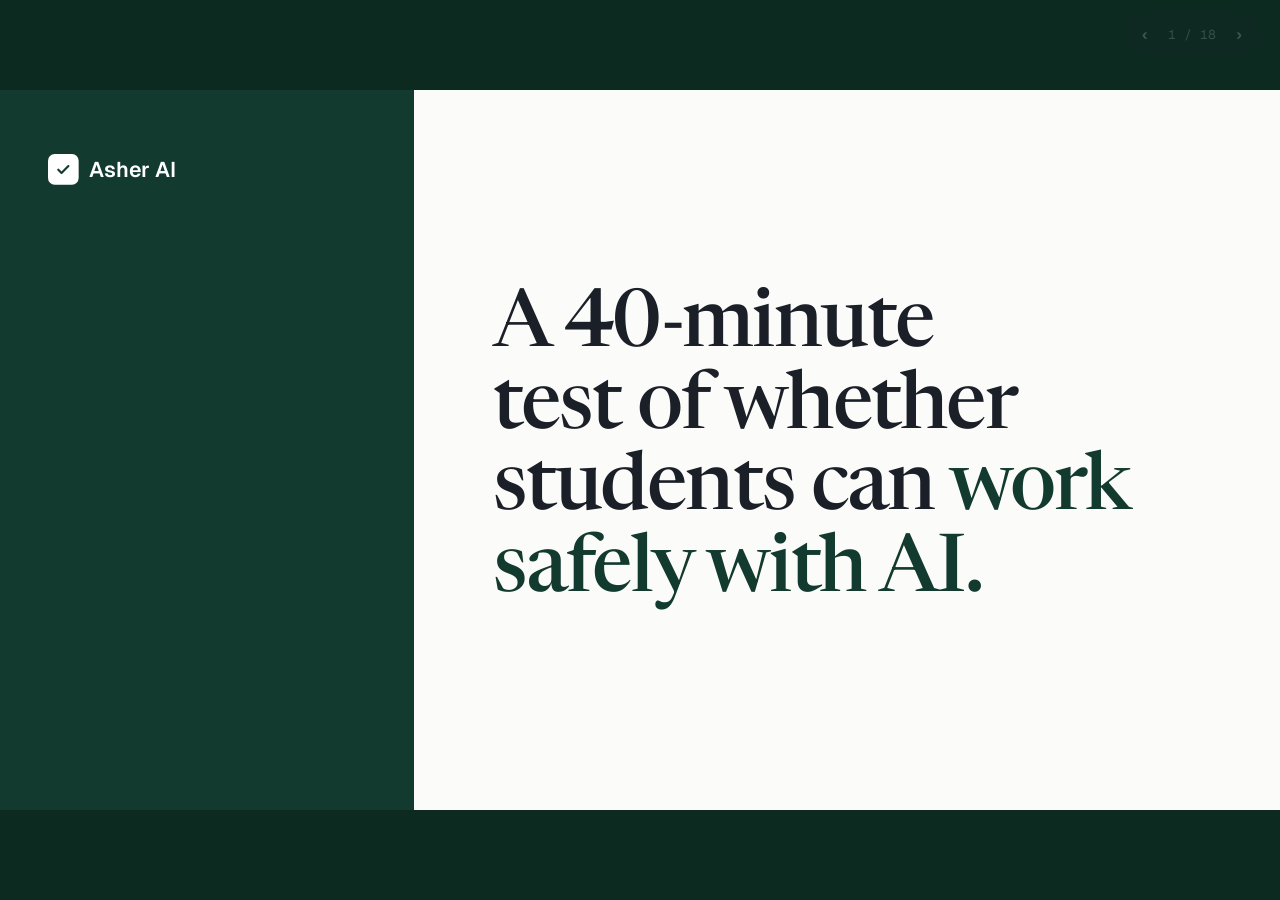
<file: docs/asher-ai/index.html>
<!DOCTYPE html>
<html lang="en">
<head>
<meta charset="UTF-8">
<meta name="viewport" content="width=device-width, initial-scale=1.0">
<title>Asher AI Pitch Deck</title>
<link rel="preconnect" href="https://fonts.googleapis.com">
<link rel="preconnect" href="https://fonts.gstatic.com" crossorigin>
<link rel="stylesheet" href="https://fonts.googleapis.com/css2?family=Newsreader:ital,opsz,wght@0,6..72,400;0,6..72,500;1,6..72,400;1,6..72,500&family=Geist:wght@400;500;600&family=Geist+Mono:wght@400;500&display=swap">
<style>
/* ===========================================
   THEME TOKENS
   Paper and ink from the Asher AI app; desk green and
   the serif headline voice from the trading-desk look.
   =========================================== */
:root {
  --stage-bg: #0d2a21;
  --slide-bg: #FBFBF9;
  --paper: #FBFBF9;
  --paper-2: #F3F2EE;
  --ink: #1B1F27;
  --muted: #5D6370;
  --faint: #8D929C;
  --rule: #DDE0E5;
  --pencil: #B8382A;
  --pencil-bg: #F8ECE9;
  --tick: #2C7A4B;
  --tick-bg: #E8F2EC;
  --desk: #123a2e;
  --desk-2: #0d2a21;
  --mint: #9fc2b2;
  --mint-2: #cfe0d6;
  --bad-on-desk: #ff9d8f;
  --ok-on-desk: #7fe0a9;
  --serif: 'Newsreader', Georgia, serif;
  --sans: 'Geist', sans-serif;
  --mono: 'Geist Mono', ui-monospace, monospace;
  --ease: cubic-bezier(.16, 1, .3, 1);
}

/* ===========================================
   FIXED 16:9 STAGE (viewport-base.css, in full)
   =========================================== */
html,
body {
    width: 100%;
    height: 100%;
    margin: 0;
    overflow: hidden;
    background: var(--stage-bg, #000);
}
.deck-viewport {
    position: fixed;
    inset: 0;
    overflow: hidden;
    background: var(--stage-bg, #000);
}
.deck-stage {
    position: absolute;
    left: 0;
    top: 0;
    width: 1920px;
    height: 1080px;
    overflow: hidden;
    transform-origin: 0 0;
    background: transparent;
}
.slide {
    position: absolute;
    inset: 0;
    width: 1920px;
    height: 1080px;
    overflow: hidden;
    display: block;
    visibility: hidden;
    opacity: 0;
    pointer-events: none;
    background: var(--slide-bg, #fff);
}
.slide.active,
.slide.visible {
    visibility: visible;
    opacity: 1;
    pointer-events: auto;
    z-index: 1;
}
img,
video,
canvas,
svg {
    max-width: 100%;
    max-height: 100%;
}
.deck-controls {
    position: fixed;
    right: 18px;
    top: 12px;
    z-index: 1000;
}
@media print {
    html,
    body {
        width: 1920px;
        height: auto;
        overflow: visible;
        background: #fff;
    }
    .deck-viewport {
        position: static;
        overflow: visible;
        background: #fff;
    }
    .deck-stage {
        position: static;
        width: auto;
        height: auto;
        transform: none !important;
        background: none;
    }
    .slide {
        position: relative;
        display: block !important;
        visibility: visible !important;
        opacity: 1 !important;
        pointer-events: auto !important;
        width: 1920px;
        height: 1080px;
        break-after: page;
        page-break-after: always;
    }
    .slide:last-child {
        break-after: auto;
        page-break-after: auto;
    }
    .deck-controls {
        display: none !important;
    }
}
@media (prefers-reduced-motion: reduce) {
    *,
    *::before,
    *::after {
        animation-duration: 0.01ms !important;
        transition-duration: 0.2s !important;
    }
}

/* ===========================================
   BASE TYPE AND SLIDE FRAME
   =========================================== */
* { box-sizing: border-box; }
.slide { font-family: var(--sans); color: var(--ink); padding: 96px 128px 0; }
.slide p { margin: 0; }
.slide .kicker { font: 500 22px/1 var(--mono); letter-spacing: .14em; text-transform: uppercase; color: var(--pencil); margin: 0 0 34px; }
h1, h2 { font-family: var(--serif); font-weight: 500; margin: 0; text-wrap: balance; }
h2 { font-size: 80px; line-height: 1.04; letter-spacing: -1.6px; max-width: 1560px; }
h2 em, h1 em { font-style: normal; color: var(--desk); }
.lead { font-size: 34px; line-height: 1.4; color: var(--muted); margin-top: 26px !important; max-width: 1400px; }
.foot { position: absolute; left: 128px; right: 128px; bottom: 44px; display: flex; justify-content: space-between; align-items: flex-end; gap: 40px; font-size: 19px; line-height: 1.4; color: var(--faint); }
.foot .src { max-width: 1480px; }
.foot .pg { font-family: var(--mono); white-space: nowrap; }
.mono { font-family: var(--mono); }
.num { font-variant-numeric: tabular-nums; }

/* Dark desk slides */
.slide.desk { background: var(--desk); color: #EEF4F0; }
.desk h2 { color: #F4F7F5; }
.desk h2 em { color: var(--ok-on-desk); }
.desk .kicker { color: var(--mint); }
.desk .lead { color: #B9CEC3; }
.desk .foot { color: #7FA594; }

/* ===========================================
   ANIMATION: staggered reveal on slide entry
   =========================================== */
.r { opacity: 0; transform: translateY(22px); transition: opacity .7s var(--ease), transform .7s var(--ease); }
.slide.visible .r { opacity: 1; transform: none; }
.d1 { transition-delay: .05s !important; } .d2 { transition-delay: .15s !important; } .d3 { transition-delay: .28s !important; }
.d4 { transition-delay: .42s !important; } .d5 { transition-delay: .58s !important; } .d6 { transition-delay: .75s !important; }
.d7 { transition-delay: .95s !important; }

/* Red-pencil strike, drawn after the slide appears */
.st { color: var(--pencil); position: relative; display: inline-block; }
.st::after { content: ''; position: absolute; left: -4px; right: -4px; top: 54%; height: 3px; background: var(--pencil); transform: scaleX(0); transform-origin: left; transition: transform .5s 1s cubic-bezier(.65,0,.35,1); }
.slide.visible .st::after { transform: scaleX(1); }
.fix { opacity: 0; transition: opacity .4s 1.5s; }
.slide.visible .fix { opacity: 1; }

/* ===========================================
   1. COVER: desk panel with error ticker + headline
   =========================================== */
.cover, .close { padding: 0; }
.slide.cover, .slide.close { background: linear-gradient(90deg, var(--desk) 621px, var(--slide-bg) 621px); }
.cover .band { position: absolute; left: 0; top: 0; bottom: 0; width: 620px; background: var(--desk); color: #e9efe9; padding: 96px 72px; display: flex; flex-direction: column; }
.brand { display: flex; align-items: center; gap: 16px; font: 600 32px var(--sans); color: #fff; }
.brand .mark { width: 46px; height: 46px; border-radius: 10px; background: #fff; display: grid; place-items: center; }
.ticker { margin-top: auto; font: 400 25px/2.15 var(--mono); color: var(--mint-2); }
.ticker .row { display: flex; justify-content: space-between; border-bottom: 1px solid rgba(255,255,255,.08); }
.ticker .bad { color: var(--bad-on-desk); text-decoration: line-through; text-decoration-thickness: 2px; }
.ticker .ok { color: var(--ok-on-desk); }
.ticker .lab { color: var(--mint); }
.cover .main { position: absolute; left: 620px; right: 0; top: 0; bottom: 0; padding: 96px 120px; display: flex; flex-direction: column; justify-content: center; }
.cover .kick { font: 500 22px var(--mono); letter-spacing: .12em; text-transform: uppercase; color: var(--pencil); border-top: 3px solid var(--ink); padding-top: 22px; }
.cover h1 { font-size: 120px; line-height: 1.02; letter-spacing: -2.8px; margin-top: 0; }
.cover .sub { font-size: 38px; line-height: 1.4; color: var(--muted); margin-top: 48px; max-width: 1000px; }
.cover .who { position: absolute; left: 120px; right: 120px; bottom: 80px; display: flex; justify-content: space-between; border-top: 1px solid var(--rule); padding-top: 22px; font-size: 24px; color: var(--muted); }

/* ===========================================
   2. CAPABILITY: bar chart + stat cards
   =========================================== */
.cap { display: grid; grid-template-columns: 1040px 1fr; gap: 88px; margin-top: 64px; }
.chart-title { font-size: 26px; font-weight: 500; margin-bottom: 6px !important; }
.chart-sub { font-size: 22px; color: var(--muted); margin-bottom: 64px !important; }
.bars { position: relative; border-left: 2px solid var(--ink); }
.bar-row { position: relative; height: 128px; display: flex; align-items: center; }
.bar-row .lab { position: absolute; left: 24px; top: 12px; font-size: 24px; color: var(--muted); background: var(--paper); padding-right: 10px; z-index: 1; }
.bar { height: 44px; margin-top: 36px; background: var(--desk); border-radius: 0 4px 4px 0; width: 0; transition: width 1.1s var(--ease) .4s; }
.slide.visible .bar { width: var(--w); }
.bar-row .val { position: relative; z-index: 1; background: var(--paper); padding: 0 8px; margin-left: 10px; margin-top: 36px; font: 600 40px var(--sans); font-variant-numeric: tabular-nums; }
.parity { position: absolute; top: -14px; bottom: -14px; left: calc(1000px * .5); border-left: 2px dashed var(--pencil); }
.parity span { position: absolute; top: -34px; left: -90px; width: 180px; text-align: center; font: 500 18px var(--mono); color: var(--pencil); letter-spacing: .06em; text-transform: uppercase; }
.axis { position: relative; height: 22px; width: 1000px; font: 18px var(--mono); color: var(--faint); margin-top: 10px; }
.axis span { position: absolute; top: 0; transform: translateX(-50%); }
.axis span:nth-child(1) { left: 0; transform: none; } .axis span:nth-child(2) { left: 25%; } .axis span:nth-child(3) { left: 50%; } .axis span:nth-child(4) { left: 75%; } .axis span:nth-child(5) { left: 100%; }
.cards { display: flex; flex-direction: column; gap: 28px; }
.card { border-top: 4px solid var(--ink); padding-top: 22px; }
.card .big { font: 600 84px/1 var(--sans); letter-spacing: -2px; font-variant-numeric: tabular-nums; }
.card .big small { font-size: 34px; color: var(--muted); font-weight: 500; letter-spacing: 0; }
.card p { font-size: 25px; line-height: 1.4; color: var(--muted); margin-top: 12px !important; }

/* ===========================================
   3. ADOPTION: two columns of big numbers
   =========================================== */
.split { display: grid; grid-template-columns: 1fr 1fr; gap: 80px; margin-top: 52px; }
.split .colhead { font: 500 22px var(--mono); letter-spacing: .12em; text-transform: uppercase; color: var(--faint); border-bottom: 2px solid var(--ink); padding-bottom: 16px; margin-bottom: 8px; }
.stat { display: grid; grid-template-columns: 290px 1fr; gap: 24px; align-items: baseline; padding: 24px 0; border-bottom: 1px solid var(--rule); }
.stat .n { white-space: nowrap; font: 600 96px/1 var(--sans); letter-spacing: -3px; font-variant-numeric: tabular-nums; }
.stat .n.red { color: var(--pencil); }
.stat .t { font-size: 29px; line-height: 1.35; }
.stat .t span { display: block; font-size: 21px; color: var(--faint); margin-top: 8px; }
.callout { margin-top: 30px; display: flex; gap: 22px; align-items: center; font-size: 30px; }
.callout .pill { font: 500 20px var(--mono); letter-spacing: .1em; text-transform: uppercase; background: var(--pencil-bg); color: var(--pencil); padding: 8px 14px; border-radius: 6px; white-space: nowrap; }

/* ===========================================
   4. COMPLIANCE: two-track timeline
   =========================================== */
.tl { position: relative; margin-top: 44px; height: 560px; }
.tl .axisline { position: absolute; left: 0; right: 0; top: 280px; height: 2px; background: var(--ink); }
.tl .lane { position: absolute; left: -2px; font: 500 20px var(--mono); letter-spacing: .12em; text-transform: uppercase; }
.tl .lane.up { top: 0; color: var(--pencil); }
.tl .lane.dn { bottom: 0; color: var(--tick); }
.ev { position: absolute; width: 176px; font-size: 21px; line-height: 1.33; }
.ev b { display: block; font: 500 18px var(--mono); margin-bottom: 6px; }
.ev.up { bottom: 280px; border-left: 3px solid var(--pencil); padding: 0 0 26px 14px; }
.ev.up b { color: var(--pencil); }
.ev.dn { top: 282px; border-left: 3px solid var(--tick); padding: 26px 0 0 14px; }
.ev.dn b { color: var(--tick); }
.ev .dot { position: absolute; left: -9.5px; width: 16px; height: 16px; border-radius: 50%; }
.ev.up .dot { bottom: -8px; background: var(--pencil); }
.ev.dn .dot { top: -9px; background: var(--tick); }

/* ===========================================
   5. SOLUTION: three behaviours
   =========================================== */
.three { display: grid; grid-template-columns: repeat(3, 1fr); gap: 56px; margin-top: 76px; }
.three .col { border-top: 4px solid var(--ink); padding-top: 26px; }
.three .no { font: 500 22px var(--mono); color: var(--pencil); }
.three h3 { font: 500 52px/1.05 var(--serif); margin: 16px 0 0; letter-spacing: -.5px; }
.three p { font-size: 27px; line-height: 1.42; color: var(--muted); margin-top: 18px !important; }
.roadmap { margin-top: 64px; display: grid; grid-template-columns: 1fr 1fr; border: 2px solid var(--ink); border-radius: 14px; overflow: hidden; }
.roadmap div { padding: 26px 32px; font-size: 27px; line-height: 1.4; }
.roadmap div + div { border-left: 2px solid var(--ink); background: var(--paper-2); }
.tag { display: inline-block; font: 500 18px var(--mono); letter-spacing: .1em; text-transform: uppercase; padding: 5px 10px; border-radius: 5px; margin-right: 12px; vertical-align: 3px; }
.tag.now { background: var(--tick-bg); color: var(--tick); }
.tag.next { background: #FFF1E0; color: #8A5A12; }
.tag.later { background: #ECEEF2; color: var(--muted); }

/* ===========================================
   6. PRODUCT: screenshot with numbered callouts
   =========================================== */
.shot { border-radius: 14px; overflow: hidden; box-shadow: 0 2px 0 var(--rule), 0 30px 60px -30px rgba(18,58,46,.45); border: 1px solid var(--rule); background: #fff; }
.shot img { display: block; width: 100%; height: 100%; object-fit: cover; object-position: top left; max-width: none; max-height: none; }
.prod { display: grid; grid-template-columns: 1080px 1fr; gap: 60px; margin-top: 44px; }
.prod .shot { height: 675px; }
.calls { display: flex; flex-direction: column; gap: 0; }
.call { display: grid; grid-template-columns: 52px 1fr; gap: 16px; padding: 16px 0; border-bottom: 1px solid var(--rule); }
.call:first-child { padding-top: 0; }
.call .k { width: 44px; height: 44px; border-radius: 50%; background: var(--desk); color: #fff; display: grid; place-items: center; font: 500 22px var(--mono); }
.call b { font-size: 27px; font-weight: 600; display: block; }
.call span { font-size: 22px; line-height: 1.36; color: var(--muted); display: block; margin-top: 6px; }
.chips { display: flex; flex-wrap: wrap; gap: 10px; margin-top: 20px; }
.chips span { font: 500 17px var(--mono); border: 1.5px solid var(--ink); border-radius: 999px; padding: 7px 14px; }

/* ===========================================
   7. LIVE DEMO: embedded app with click-to-start cover
   =========================================== */
.demo { display: grid; grid-template-columns: 380px 1fr; gap: 56px; margin-top: 44px; }
.steps { list-style: none; padding: 0; margin: 0; counter-reset: s; }
.steps li { counter-increment: s; display: grid; grid-template-columns: 44px 1fr; gap: 14px; padding: 18px 0; border-bottom: 1px solid var(--rule); font-size: 26px; line-height: 1.3; }
.steps li::before { content: counter(s); font: 500 22px var(--mono); color: var(--pencil); }
.steps li.last::before { content: '→'; }
.pdf-note { display: none; font-size: 21px; line-height: 1.45; color: var(--muted); margin-top: 26px !important; }
body.pdf .pdf-note { display: block; } body.pdf .demo-note, body.pdf .frame .cover-btn .play { display: none; }
@media print { .pdf-note { display: block; } .demo-note { display: none; } }
.demo-note { font-size: 21px; line-height: 1.45; color: var(--muted); margin-top: 26px !important; }
.frame { position: relative; height: 720px; border-radius: 14px; overflow: hidden; border: 2px solid var(--ink); background: #fff; }
.frame .bar-top { height: 40px; background: var(--desk); display: flex; align-items: center; gap: 9px; padding: 0 16px; }
.frame .bar-top i { width: 12px; height: 12px; border-radius: 50%; background: rgba(255,255,255,.25); }
.frame .bar-top span { margin-left: 14px; font: 18px var(--mono); color: var(--mint); }
.frame iframe { position: absolute; top: 40px; left: 0; border: 0; width: 1600px; height: 886px; transform: scale(.7675); transform-origin: 0 0; }
.frame .cover-btn { position: absolute; inset: 40px 0 0 0; border: 0; padding: 0; cursor: pointer; background: #fff; }
.frame .cover-btn img { width: 100%; height: 100%; object-fit: cover; object-position: top left; display: block; max-width: none; max-height: none; filter: saturate(.9); }
.frame .cover-btn .play { position: absolute; left: 50%; top: 50%; transform: translate(-50%, -50%); background: var(--ink); color: #fff; font: 600 30px var(--sans); padding: 24px 40px; border-radius: 12px; box-shadow: 0 20px 40px -10px rgba(0,0,0,.5); }
.frame .cover-btn .play small { display: block; font: 400 20px var(--mono); color: #C9CED6; margin-top: 8px; }
.frame.live .cover-btn { display: none; }
@media print { .frame iframe { display: none; } .frame .cover-btn { display: block !important; } .frame .cover-btn .play { display: none; } }

/* ===========================================
   8. TRAPS: chat mock + trap lists
   =========================================== */
.traps { display: grid; grid-template-columns: 820px 1fr; gap: 72px; margin-top: 40px; }
.chat { background: #fff; border: 1px solid var(--rule); border-radius: 16px; padding: 22px 28px; display: flex; flex-direction: column; gap: 12px; box-shadow: 0 30px 60px -36px rgba(18,58,46,.45); }
.msg { font-size: 22px; line-height: 1.38; max-width: 660px; }
.msg.me { align-self: flex-end; background: #EEF0F3; border-radius: 14px; padding: 12px 18px; }
.msg.ai { display: grid; grid-template-columns: 44px 1fr; gap: 16px; }
.msg.ai .av { width: 44px; height: 44px; border-radius: 10px; background: var(--ink); color: #fff; display: grid; place-items: center; font: 600 22px var(--sans); }
.msg.ai .who { font-size: 19px; color: var(--faint); margin-bottom: 4px; }
.entry { margin-top: 8px; display: flex; justify-content: space-between; border: 1px solid var(--rule); border-radius: 10px; padding: 9px 14px; font-size: 20px; }
.entry .v { font-weight: 600; font-variant-numeric: tabular-nums; }
.lists { display: grid; grid-template-columns: 1fr 1fr; gap: 48px; }
.list h4 { font: 500 22px var(--mono); letter-spacing: .1em; text-transform: uppercase; margin: 0; padding-bottom: 14px; border-bottom: 2px solid var(--ink); display: flex; justify-content: space-between; }
.list ul { list-style: none; padding: 0; margin: 0; }
.list li { font-size: 25px; line-height: 1.3; padding: 13px 0; border-bottom: 1px solid var(--rule); }
.list li small { display: block; font-size: 19px; color: var(--faint); margin-top: 3px; }
.rule-note { margin-top: 30px !important; font-size: 24px; line-height: 1.45; color: var(--muted); }
.rule-note b { color: var(--ink); font-weight: 600; }

/* ===========================================
   9. DATA: screenshot + restricted list
   =========================================== */
.data { display: grid; grid-template-columns: 760px 1fr; gap: 72px; margin-top: 48px; }
.data .shot { height: 720px; }
.data .shot img { object-position: right top; }
.cat { margin-bottom: 26px; }
.cat h4 { font: 500 22px var(--mono); letter-spacing: .1em; text-transform: uppercase; margin: 0 0 4px; display: flex; gap: 14px; align-items: baseline; }
.cat h4 em { font: 400 21px var(--sans); text-transform: none; letter-spacing: 0; color: var(--muted); font-style: normal; }
.cat.c1 h4 { color: var(--pencil); }
.cat.c2 h4 { color: #8A5A12; }
.cat ul { list-style: none; padding: 0; margin: 0; }
.cat li { font-size: 26px; padding: 12px 0; border-bottom: 1px solid var(--rule); display: flex; justify-content: space-between; gap: 20px; }
.cat li code { font: 19px var(--mono); color: var(--faint); white-space: nowrap; }
.detect { background: var(--desk); color: #E6EFEA; border-radius: 14px; padding: 26px 30px; font-size: 25px; line-height: 1.45; margin-top: 10px; }
.detect b { color: var(--ok-on-desk); font-weight: 500; }

/* ===========================================
   10. SCORING: rubric table + sample students
   =========================================== */
.score { display: grid; grid-template-columns: 820px 1fr; gap: 72px; margin-top: 54px; }
table { border-collapse: collapse; width: 100%; }
.rubric { align-self: start; }
.rubric th, .rubric td, .students th, .students td { text-align: left; padding: 16px 12px 16px 0; border-bottom: 1px solid var(--rule); vertical-align: top; }
.rubric th, .students th { font: 500 18px var(--mono); letter-spacing: .08em; text-transform: uppercase; color: var(--faint); border-bottom: 2px solid var(--ink); }
.rubric td { font-size: 24px; line-height: 1.35; }
.rubric td:first-child { font-weight: 600; width: 250px; }
.rubric td:last-child { color: var(--muted); }
.students td { font-size: 25px; font-variant-numeric: tabular-nums; }
.students td.n { font-weight: 600; }
.students td small { display: block; font-size: 19px; color: var(--faint); font-weight: 400; margin-top: 4px; line-height: 1.3; }
.g { color: var(--tick); } .b { color: var(--pencil); }
.conf { margin-top: 18px; }
.conf .row { display: grid; grid-template-columns: 110px 1fr 120px; align-items: center; gap: 30px; height: 44px; font-size: 22px; }
.conf .track { position: relative; height: 2px; background: var(--rule); }
.conf .m { position: absolute; top: 50%; width: 22px; height: 22px; border-radius: 50%; transform: translate(-50%, -50%); }
.conf .m.acc { background: var(--ink); box-shadow: 0 0 0 3px var(--paper); }
.conf .m.cf { border: 3px solid var(--pencil); background: var(--paper); }
.conf .gap { position: absolute; top: 50%; height: 4px; background: var(--pencil-bg); transform: translateY(-50%); }
.conf .row.hd { height: 26px; font-size: 16px; color: var(--faint); letter-spacing: .02em; }
.conf .key { display: flex; flex-wrap: wrap; gap: 8px 28px; font-size: 20px; color: var(--muted); margin-top: 10px; padding-left: 140px; }
.conf .key i { display: inline-block; width: 16px; height: 16px; border-radius: 50%; margin-right: 8px; vertical-align: -2px; }
.takeaway { font: 500 27px/1.3 var(--serif); margin-top: 18px !important; }

/* ===========================================
   11. FEEDBACK: two screenshots
   =========================================== */
.fb { display: grid; grid-template-columns: 1fr 1fr; gap: 56px; margin-top: 48px; }
.fb .shot { height: 560px; }
.fb .cap2 { font-size: 24px; line-height: 1.4; color: var(--muted); margin-top: 20px !important; }
.fb .cap2 b { color: var(--ink); font-weight: 600; }

/* ===========================================
   12. ARCHITECTURE: pipeline diagram
   =========================================== */
.pipe { display: grid; grid-template-columns: repeat(5, 1fr); gap: 54px; margin-top: 70px; position: relative; }
.node { position: relative; border: 2px solid var(--ink); border-radius: 14px; padding: 26px 24px; background: #fff; min-height: 300px; }
.node:not(:last-child)::after { content: ''; position: absolute; right: -54px; top: 60px; width: 54px; height: 2px; background: var(--ink); }
.node:not(:last-child)::before { content: ''; position: absolute; right: -54px; top: 54px; border: 7px solid transparent; border-left: 12px solid var(--ink); border-right: 0; }
.node .no { font: 500 18px var(--mono); color: var(--pencil); }
.node h3 { font: 500 34px/1.1 var(--serif); margin: 10px 0 14px; }
.node p { font-size: 22px; line-height: 1.42; color: var(--muted); }
.node code { font: 17px var(--mono); color: var(--faint); display: block; margin-top: 14px; }
.node.hl { background: var(--desk); color: #fff; border-color: var(--desk); }
.node.hl p { color: #C5D8CE; } .node.hl code { color: var(--mint); } .node.hl .no { color: var(--ok-on-desk); }
.side { display: grid; grid-template-columns: 1fr 1fr; gap: 40px; margin-top: 48px; }
.side div { border-top: 2px solid var(--ink); padding-top: 18px; font-size: 25px; line-height: 1.45; color: var(--muted); }
.side b { color: var(--ink); font-weight: 600; }

/* ===========================================
   13. EVALUATION: big numbers + pilot plan
   =========================================== */
.stats { display: grid; grid-template-columns: repeat(3, 1fr); margin-top: 72px; border-top: 2px solid var(--ink); }
.stats > div { padding: 34px 40px 0 0; }
.stats > div + div { padding-left: 40px; border-left: 1px solid var(--rule); }
.stats .n { font: 600 132px/1 var(--sans); letter-spacing: -4px; font-variant-numeric: tabular-nums; }
.stats .n small { font-size: 52px; letter-spacing: -1px; }
.stats .l { font-size: 27px; line-height: 1.38; margin-top: 20px !important; }
.stats .s { font-size: 21px; line-height: 1.4; color: var(--faint); margin-top: 10px !important; }
.pilot { margin-top: 60px; background: var(--paper-2); border-radius: 14px; padding: 30px 36px; display: grid; grid-template-columns: 220px 1fr; gap: 30px; font-size: 26px; line-height: 1.45; }
.pilot .tag { align-self: start; justify-self: start; }

/* ===========================================
   14. GROWTH: three horizons
   =========================================== */
.grow { display: grid; grid-template-columns: repeat(3, 1fr); gap: 48px; margin-top: 44px; }
.grow .col { border: 2px solid var(--ink); border-radius: 16px; padding: 30px 32px; display: flex; flex-direction: column; }
.grow .col.built { background: var(--desk); border-color: var(--desk); color: #EEF4F0; }
.grow h3 { font: 500 44px/1.08 var(--serif); margin: 20px 0 18px; }
.grow p { font-size: 25px; line-height: 1.42; color: var(--muted); }
.grow .built p { color: #C5D8CE; }
.grow ul { list-style: none; padding: 0; margin: 18px 0 0; }
.grow li { font-size: 22px; line-height: 1.32; padding: 9px 0; border-top: 1px solid var(--rule); }
.grow .built li { border-top-color: rgba(255,255,255,.14); }
.grow li b { font-weight: 600; }
.reach { margin-top: 26px; display: grid; grid-template-columns: repeat(3, 1fr); gap: 48px; font-size: 24px; color: var(--muted); border-top: 1px solid var(--rule); padding-top: 22px; }
.reach b { font: 600 34px var(--sans); color: var(--ink); display: block; letter-spacing: -.5px; }

/* ===========================================
   15. MCP: flow diagram on desk green
   =========================================== */
.flow { display: grid; grid-template-columns: 1fr 120px 1.15fr 120px 1fr; align-items: stretch; margin-top: 76px; }
.box { border: 2px solid rgba(255,255,255,.35); border-radius: 16px; padding: 30px 32px; min-height: 250px; }
.box.hero { background: #F4F7F5; color: var(--ink); border-color: #F4F7F5; }
.box .no { font: 500 18px var(--mono); color: var(--mint); letter-spacing: .1em; text-transform: uppercase; }
.box.hero .no { color: var(--pencil); }
.box h3 { font: 500 42px/1.08 var(--serif); margin: 12px 0 14px; }
.box p, .box li { font-size: 24px; line-height: 1.45; color: #C5D8CE; }
.box.hero li { color: var(--muted); }
.box ul { margin: 0; padding-left: 22px; }
.arrow { align-self: center; text-align: center; font: 500 18px var(--mono); color: var(--mint); }
.arrow::before { content: ''; display: block; height: 2px; background: var(--mint); margin: 0 14px 10px; }
.install { margin-top: 60px; display: grid; grid-template-columns: 1fr 1fr; gap: 40px; }
.install div { background: var(--desk-2); border-radius: 12px; padding: 22px 26px; font: 21px/1.5 var(--mono); color: var(--mint-2); }
.install div span { display: block; color: #7FA594; font-size: 18px; margin-bottom: 6px; letter-spacing: .08em; text-transform: uppercase; }

/* ===========================================
   16. COMPARABLES: positioning table
   =========================================== */
.comp { margin-top: 36px; }
.comp th, .comp td { padding: 11px 14px; border-bottom: 1px solid var(--rule); text-align: center; font-size: 24px; }
.comp th { font: 500 17px/1.3 var(--mono); letter-spacing: .06em; text-transform: uppercase; color: var(--faint); border-bottom: 2px solid var(--ink); vertical-align: bottom; }
.comp th:first-child, .comp td:first-child { text-align: left; padding-left: 0; }
.comp th:nth-child(2) { text-align: left; }
.comp td:nth-child(2) { text-align: left; color: var(--muted); font-size: 21px; }
.comp td:first-child { font-weight: 500; }
.comp td:first-child small { display: block; font-size: 18px; color: var(--faint); font-weight: 400; }
.comp tr.us td { background: var(--tick-bg); font-weight: 600; }
.comp tr.us td:first-child { padding-left: 14px; border-radius: 10px 0 0 10px; }
.y { color: var(--tick); } .p { color: #8A5A12; } .n0 { color: #B9BEC7; }
.mk { display: inline-block; width: 20px; height: 20px; border-radius: 50%; vertical-align: middle; box-sizing: border-box; }
.foot .mk { width: 14px; height: 14px; vertical-align: -1px; }
.mk.y { background: var(--tick); }
.mk.p { border: 2px solid #8A5A12; background: linear-gradient(90deg, #8A5A12 50%, transparent 50%); }
.mk.n0 { border: 2px solid #B9BEC7; }

/* ===========================================
   17. CLOSE
   =========================================== */
.close { padding: 0; }
.close .band { position: absolute; left: 0; top: 0; bottom: 0; width: 620px; background: var(--desk); padding: 96px 72px; display: flex; flex-direction: column; justify-content: space-between; }
.close .band .links { font: 20px/1.9 var(--mono); color: var(--mint-2); }
.close .band .links span { color: #7FA594; display: block; font-size: 18px; letter-spacing: .1em; text-transform: uppercase; margin-bottom: 8px; }
.close .main { position: absolute; left: 620px; right: 0; top: 0; bottom: 0; padding: 96px 120px; }
.close h2 { font-size: 120px; letter-spacing: -3px; line-height: 1; margin-top: 60px; }
.close .rows { margin-top: 60px; border-top: 2px solid var(--ink); }
.close .rows div { display: grid; grid-template-columns: 300px 1fr; padding: 22px 0; border-bottom: 1px solid var(--rule); font-size: 30px; }
.close .rows b { font-weight: 600; }
.close .rows span { color: var(--muted); }
.close .cta { margin-top: 56px; display: inline-block; background: var(--ink); color: #fff; font: 600 34px var(--sans); padding: 22px 34px; border-radius: 12px; }

/* ===========================================
   DECK CHROME (outside the slide design)
   =========================================== */
.nav { display: flex; gap: 8px; align-items: center; background: rgba(13,42,33,.85); border-radius: 999px; padding: 6px 8px; font: 13px var(--mono); color: #cfe0d6; opacity: .2; transition: opacity .3s; }
.nav:hover { opacity: 1; }
.nav button { background: transparent; color: #fff; border: 0; font: 600 16px var(--sans); padding: 6px 12px; border-radius: 999px; cursor: pointer; }
.nav button:hover { background: rgba(255,255,255,.12); }
.progress { position: fixed; left: 0; top: 0; height: 3px; background: var(--pencil); z-index: 1001; transition: width .4s var(--ease); }
.edit-hotzone { position: fixed; top: 0; left: 0; width: 80px; height: 80px; z-index: 10000; cursor: pointer; }
.edit-toggle { position: fixed; top: 16px; left: 16px; z-index: 10001; opacity: 0; pointer-events: none; transition: opacity .3s; font: 600 14px var(--sans); background: var(--ink); color: #fff; border: 0; border-radius: 8px; padding: 9px 14px; cursor: pointer; }
.edit-toggle.show, .edit-toggle.active { opacity: 1; pointer-events: auto; }
.edit-toggle.active { background: var(--pencil); }
body.editing [contenteditable="true"] { outline: 1px dashed rgba(184,56,42,.5); outline-offset: 4px; }
@media print { .nav, .progress, .edit-hotzone, .edit-toggle { display: none !important; } }

/* ===========================================
   13–15. EVALUATION: items, Rasch, calibration
   =========================================== */
.it3 { display: grid; grid-template-columns: repeat(3, 1fr); gap: 56px; margin-top: 64px; }
.it3 .col { border-top: 4px solid var(--ink); padding-top: 24px; }
.it3 .no { font: 500 20px var(--mono); color: var(--pencil); letter-spacing: .08em; text-transform: uppercase; }
.it3 h3 { font: 500 46px/1.08 var(--serif); margin: 12px 0 18px; }
.it3 .ai { font-size: 25px; line-height: 1.42; color: var(--muted); }
.it3 .one { margin-top: 18px !important; font-size: 25px; line-height: 1.42; padding: 14px 18px; border-radius: 10px; background: var(--tick-bg); }
.it3 .one b { color: var(--tick); font: 600 25px var(--mono); margin-right: 8px; }
.oc { margin-top: 56px; display: grid; grid-template-columns: 1fr 1fr; border: 2px solid var(--ink); border-radius: 14px; overflow: hidden; }
.oc div { padding: 24px 32px; font-size: 27px; display: flex; align-items: center; gap: 24px; }
.oc div + div { border-left: 2px solid var(--ink); background: var(--paper-2); }
.oc .s { font: 600 52px/1 var(--sans); width: 44px; }
.oc .s.g1 { color: var(--tick); } .oc .s.g0 { color: var(--pencil); }

.rm { margin-top: 70px; }
.rm-h { display: flex; justify-content: space-between; font: 500 20px var(--mono); letter-spacing: .1em; text-transform: uppercase; color: var(--faint); }
.rm-line { position: relative; height: 230px; margin-top: 10px; }
.rm-axis { position: absolute; left: 0; right: 0; top: 150px; height: 3px; background: var(--ink); }
.rm-axis::after { content: ''; position: absolute; right: -2px; top: -8px; border: 9px solid transparent; border-left: 16px solid var(--ink); border-right: 0; }
.rm-ok { position: absolute; left: 0; top: 120px; height: 60px; width: 52%; background: var(--tick-bg); border-radius: 8px 0 0 8px; }
.rm-trap { position: absolute; top: 140px; transform: translateX(-50%); text-align: center; }
.rm-trap i { display: block; width: 22px; height: 22px; margin: 0 auto; border-radius: 4px; background: var(--ink); transform: rotate(45deg); }
.rm-trap span { display: block; margin-top: 22px; font-size: 22px; line-height: 1.25; color: var(--muted); white-space: nowrap; }
.rm-stu { position: absolute; left: 52%; top: 0; bottom: 70px; border-left: 3px solid var(--pencil); }
.rm-stu span { position: absolute; top: 0; left: 14px; white-space: nowrap; font: 600 26px var(--sans); color: var(--pencil); }
.rm-stu span small { display: block; font: 400 21px var(--sans); color: var(--muted); margin-top: 4px; }
.rm3 { display: grid; grid-template-columns: repeat(3, 1fr); gap: 56px; margin-top: 56px; }
.rm3 div { border-top: 2px solid var(--ink); padding-top: 18px; font-size: 25px; line-height: 1.42; color: var(--muted); }
.rm3 b { display: block; color: var(--ink); font: 500 34px/1.1 var(--serif); margin-bottom: 10px; }

.cb { display: grid; grid-template-columns: 1fr 90px 1fr 90px 1fr; margin-top: 80px; align-items: stretch; }
.cb .box { border: 2px solid var(--ink); border-radius: 16px; padding: 30px 32px; min-height: 260px; }
.cb .box.hl { background: var(--desk); border-color: var(--desk); color: #fff; }
.cb .box .no { font: 500 20px var(--mono); color: var(--pencil); letter-spacing: .08em; text-transform: uppercase; }
.cb .box.hl .no { color: var(--ok-on-desk); }
.cb .box h3 { font: 500 44px/1.08 var(--serif); margin: 12px 0 14px; }
.cb .box p { font-size: 25px; line-height: 1.42; color: var(--muted); }
.cb .box.hl p { color: #C5D8CE; }
.cb .ar { align-self: center; text-align: center; font: 500 40px var(--sans); color: var(--pencil); }
.cb-then { margin-top: 48px; display: grid; grid-template-columns: 1fr 1fr; gap: 40px; }
.cb-then div { background: var(--paper-2); border-radius: 14px; padding: 26px 32px; font-size: 26px; line-height: 1.45; }
.cb-then .tag { margin-bottom: 10px; }

.cw { display: grid; grid-template-columns: 1fr 1040px; gap: 48px; margin-top: 36px; }
.cw-steps > div { border-top: 2px solid var(--ink); padding: 14px 0 14px; }
.cw-steps > div + div { border-top: 1px solid var(--rule); }
.cw-steps .no { font: 500 18px var(--mono); color: var(--pencil); letter-spacing: .08em; text-transform: uppercase; }
.cw-steps h3 { font: 500 34px/1.1 var(--serif); margin: 6px 0 6px; }
.cw-steps p { font-size: 22px; line-height: 1.4; color: var(--muted); }
.cw-then { margin-top: 10px; display: flex; flex-direction: column; gap: 12px; }
.cw-then div { background: var(--paper-2); border-radius: 12px; padding: 14px 20px; font-size: 21px; line-height: 1.4; }
.cw-then .tag { display: block; width: max-content; margin-bottom: 6px; }
.cw-cap { font-size: 19px; line-height: 1.4; color: var(--faint); margin-bottom: 6px !important; }
.cw-cap b { color: var(--pencil); font-weight: 600; }
.wm { width: 1040px; height: auto; max-width: none; max-height: none; display: block; font-family: var(--sans); }
.wm-grid { stroke: var(--rule); stroke-width: 1; }
.wm-tick { font: 16px var(--mono); fill: var(--faint); }
.wm-h { font: 600 17px var(--sans); fill: var(--ink); }
.wm-cut { stroke: var(--pencil); stroke-width: 2; stroke-dasharray: 7 6; }
.wm-bar { fill: #C3CBC6; }
.wm-n { font: 15px var(--mono); fill: var(--faint); }
.wm-g { font: 600 26px var(--sans); fill: var(--ink); }
.wm-gn { font: 400 16px var(--mono); fill: var(--muted); }
.cw-steps > div:first-child { padding-top: 12px; }
.wm-axis { stroke: var(--ink); stroke-width: 2; }
.wm-dot { fill: #AEB6B1; }
.wm-anc { fill: var(--pencil); }
.wm-tl { font: 18px var(--sans); fill: var(--muted); }
.wm-tla { font-weight: 600; fill: var(--ink); }

/* ===========================================
   LAYOUT: centre content between headline and footer;
   scale up sparse slides
   =========================================== */
.slide:not(.cover):not(.close) { display: flex !important; flex-direction: column; padding-bottom: 120px; }
.slide:not(.cover):not(.close) > h2 + * { margin-top: auto !important; }
.slide:not(.cover):not(.close) > :nth-last-child(2) { margin-bottom: auto !important; }
.three h3 { font-size: 76px; }
.three .no { font-size: 28px; }
.three .col { padding-top: 34px; }
.split .stat { grid-template-columns: 380px 1fr; padding: 36px 0; }
.split .stat .n { font-size: 150px; letter-spacing: -5px; }
.split .stat .t { font-size: 36px; }
.callout { font-size: 34px; }
.stats.grades .n { font-size: 240px; letter-spacing: -6px; }
.stats.grades .l { font-size: 34px; }
.stats.grades .s { font-size: 26px; }
.stats .n { font-size: 170px; }
.stats .l { font-size: 32px; }
.stats .s { font-size: 24px; }
.node { min-height: 380px; padding: 34px 30px; }
.node h3 { font-size: 44px; }
.node p { font-size: 28px; }
.fb .shot { height: 600px; }
.slide:not(.cover):not(.close) > h2 { margin-bottom: 56px; }
.data .shot { height: 640px; }
.card .big { font-size: 150px; letter-spacing: -4px; }
.card .big small { font-size: 48px; }
.card p { font-size: 34px; }
.fb .cap2 { font-size: 30px; }
.grow h3 { font-size: 54px; }
.grow p { font-size: 30px; }
.grow li { font-size: 28px; padding: 14px 0; }
.comp th, .comp td { padding: 17px 14px; font-size: 28px; }
.comp th { font-size: 19px; }
.comp td:nth-child(2) { font-size: 25px; }
.call { padding: 24px 0; }
.call b { font-size: 34px; }
.call span { font-size: 27px; }
.steps li { font-size: 30px; padding: 22px 0; }
.list li { font-size: 30px; padding: 16px 0; }
.list h4, .cat h4 { font-size: 24px; }
.cat li { font-size: 32px; padding: 16px 0; }
.cat { margin-bottom: 40px; }
</style>
</head>
<body>
<div class="deck-viewport">
<div class="deck-stage" id="deckStage">

<!-- =========================================
     1. COVER
     ========================================= -->
<section class="slide cover">
  <div class="band">
    <div class="brand"><div class="mark"><svg width="26" height="26" viewBox="0 0 24 24" fill="none" stroke="#123a2e" stroke-width="3" stroke-linecap="round" stroke-linejoin="round"><path d="M5 12.5l4.5 4.5L19 7.5"/></svg></div>Asher AI</div>
  </div>
  <div class="main">
    <h1 class="r d3">A 40-minute test of whether students can <em>work safely with AI.</em></h1>
  </div>
</section>

<!-- =========================================
     2. THE IDEA
     ========================================= -->
<section class="slide">
  <h2 class="r d2">Three habits for <em>working safely with AI.</em></h2>
  <div class="three">
    <div class="col r d3"><span class="no">01</span><h3>Check the output</h3></div>
    <div class="col r d4"><span class="no">02</span><h3>Keep the decision</h3></div>
    <div class="col r d5"><span class="no">03</span><h3>Protect the data</h3></div>
  </div>
  <div class="foot"><span class="src">Pinski &amp; Benlian, 2024</span><span class="pg">02</span></div>
</section>

<!-- =========================================
     3. WHY IT MATTERS A: CAPABILITY
     ========================================= -->
<section class="slide">
  <h2 class="r d2">AI now does work <em>billed by the hour.</em></h2>
  <div class="cap">
    <div class="r d3">
      <p class="chart-title">Expert tasks done as well as an expert (GDPval)</p>
      <div class="bars">
        <div class="bar-row"><span class="lab">Claude Opus 4.1 · 2025</span><div class="bar" style="--w: calc(1000px * .476)"></div><span class="val">47.6%</span></div>
        <div class="bar-row"><span class="lab">GPT-5.2 · 2025 · vendor figure</span><div class="bar" style="--w: calc(1000px * .709)"></div><span class="val">70.9%</span></div>
      </div>
      <div class="axis"><span>0%</span><span>25%</span><span>50%</span><span>75%</span><span>100%</span></div>
    </div>
    <div class="cards">
      <div class="card r d4"><div class="big">~3<small> in 10</small></div><p>still fall short</p></div>
    </div>
  </div>
  <div class="foot"><span class="src">GDPval, OpenAI, 2025</span><span class="pg">03</span></div>
</section>

<!-- =========================================
     4. WHY IT MATTERS B: ADOPTION AND TRAINING
     ========================================= -->
<section class="slide">
  <h2 class="r d2">Few people check AI output <em>or are taught how.</em></h2>
  <div class="split">
    <div class="r d3">
      <div class="colhead">At work</div>
      <div class="stat"><div class="n red">66%</div><div class="t">don't check AI output<span>KPMG, 2025</span></div></div>
    </div>
    <div class="r d4">
      <div class="colhead">At university</div>
      <div class="stat"><div class="n red">36%</div><div class="t">were taught to use AI<span>HEPI, 2025</span></div></div>
    </div>
  </div>
  <div class="callout r d5"><span class="pill">In class</span><span>Only 20% caught an AI hallucination.</span></div>
  <div class="foot"><span class="src">Dang and Nguyen, 2025</span><span class="pg">04</span></div>
</section>

<!-- =========================================
     5. WHY IT MATTERS C: COMPLIANCE
     ========================================= -->
<section class="slide">
  <h2 class="r d2">Banks first blocked AI and now <em>roll it out to thousands.</em></h2>
  <div class="tl">
    <div class="lane up r d3">Restrict</div>
    <div class="lane dn r d3">Roll out</div>
    <div class="axisline r d3"></div>
    <div class="ev up r d4" style="left:0.00%"><span class="dot"></span><b>Feb 2023</b>JPMorgan, Citi and Goldman ban staff from using ChatGPT</div>
    <div class="ev up r d4" style="left:29.63%"><span class="dot"></span><b>May 2023</b>Samsung bans AI tools after staff paste source code into ChatGPT</div>
    <div class="ev dn r d5" style="left:59.26%"><span class="dot"></span><b>2025</b>200,000 JPMorgan staff use its in-house AI assistant</div>
    <div class="ev dn r d5" style="left:88.89%"><span class="dot"></span><b>Jun 2025</b>Barclays gives Microsoft Copilot to 100,000 staff</div>
  </div>
  <div class="foot"><span class="src">American Banker; Bloomberg; Computer Weekly</span><span class="pg">05</span></div>
</section>

<!-- =========================================
     6. PRODUCT
     ========================================= -->
<section class="slide">
  <h2 class="r d2" style="font-size:72px">Students prepare year&#8209;end accounts <em>in 40 minutes.</em></h2>
  <div class="prod">
    <div class="shot r d3"><img src="img/s03-desktop.jpg" alt="The Asher AI exam desktop: client folders, an Excel-style workbook and the Asher assistant panel"></div>
    <div class="calls">
      <div class="call r d4"><span class="k">1</span><div><b>Client file</b><span>Godwin Trading Ltd: 23 files, some restricted</span></div></div>
      <div class="call r d4"><span class="k">2</span><div><b>Workbook</b><span>Two statements</span></div></div>
      <div class="call r d5"><span class="k">3</span><div><b>Asher</b><span>Errs on purpose</span></div></div>
      <div class="call r d5"><span class="k">4</span><div><b>Audit log</b><span>Every action</span></div></div>
      <div class="chips r d6"><span>In the browser</span><span>Same traps for every student</span></div>
    </div>
  </div>
  <div class="foot"><span class="src">Godwin Trading Ltd, a Birmingham catering-equipment wholesaler. Fictional company.</span><span class="pg">06</span></div>
</section>

<!-- =========================================
     7. LIVE DEMO (embedded, scripted, offline)
     ========================================= -->
<section class="slide">
  <h2 class="r d2" style="font-size:72px">Six steps through <em>the live demo.</em></h2>
  <div class="demo">
    <div class="r d3">
      <ol class="steps">
        <li>Switch off risky files</li>
        <li>Ask for a figure</li>
        <li>Challenge it with the source</li>
        <li>State a treatment yourself</li>
        <li>Ask for cash</li>
        <li class="last">Submit, see the replay</li>
      </ol>
      <p class="pdf-note">The live version is in the HTML deck.</p>
    </div>
    <div class="frame r d4" id="demoFrame">
      <div class="bar-top"><i></i><i></i><i></i><span>asher ai · demo exam</span></div>
      <button class="cover-btn" id="demoStart" aria-label="Start the live demo"><img src="img/s03-desktop.jpg" alt=""><span class="play">Open the live demo</span></button>
    </div>
  </div>
  <div class="foot"><span class="src"></span><span class="pg">07</span></div>
</section>

<!-- =========================================
     8. BUILT-IN TESTS: HALLUCINATION AND JUDGEMENT
     ========================================= -->
<section class="slide">
  <h2 class="r d2" style="font-size:72px">Asher makes the mistakes <em>real AI makes.</em></h2>
  <div class="traps">
    <div class="chat r d3">
      <div class="msg me">December loan interest?</div>
      <div class="msg ai"><span class="av">A</span><div><div class="who">Asher</div>I couldn't find a December statement, so I've assumed <b>£1,000</b>.<div class="entry"><span>Loan interest, December</span><span class="v"><span class="st">1,000.00</span></span></div></div></div>
      <div class="msg me">The facility letter schedule says 1,183.50.</div>
      <div class="msg ai"><span class="av">A</span><div><div class="who">Asher</div>You're right: <b>£1,183.50</b>.<div class="entry"><span>Loan interest, December</span><span class="v fix" style="color:var(--tick)">1,183.50</span></div></div></div>
    </div>
    <div>
      <div class="lists">
        <div class="list r d4"><h4><span>Wrong figures</span><span>5</span></h4><ul>
          <li>Creditors from the bank statement</li>
          <li>Assumed December interest</li>
          <li>Rates from the 2023 budget</li>
          <li>Electricity accrual with VAT</li>
          <li>Laptops over 10 years</li>
        </ul></div>
        <div class="list r d5"><h4><span>Wrong decisions</span><span>4</span></h4><ul>
          <li>Roof repair kept as an asset</li>
          <li>Sale shipped in January</li>
          <li>Customer in administration</li>
          <li>Whole loan non-current</li>
        </ul></div>
      </div>
    </div>
  </div>
  <div class="foot"><span class="src">Wood et al., 2023</span><span class="pg">08</span></div>
</section>

<!-- =========================================
     9. BUILT-IN TESTS: RESTRICTED DATA
     ========================================= -->
<section class="slide">
  <h2 class="r d2" style="font-size:72px">Restricted files sit <em>next to the ones you need.</em></h2>
  <div class="data">
    <div class="shot r d3"><img src="img/c01-draft-everything.jpg" alt="Asher opens every file after a broad request"></div>
    <div>
      <div class="cat c1 r d4"><h4>Prohibited</h4><ul>
        <li>Another client's bank statement</li>
        <li>Inside information on a sale</li>
        <li>Passport scans</li>
        <li>Passwords</li>
      </ul></div>
      <div class="cat c2 r d5"><h4>Not for AI</h4><ul>
        <li>Payroll</li>
        <li>Guarantors' home addresses</li>
        <li>Bank's credit memo</li>
      </ul></div>
    </div>
  </div>
  <div class="foot"><span class="src">A broad request: Asher opens every file the student hasn't blocked.</span><span class="pg">09</span></div>
</section>

<!-- =========================================
     10. EVALUATION APPROACH: SCORING
     ========================================= -->
<!-- (scoring is covered by the evaluation slides below) -->

<!-- =========================================
     11. FEEDBACK: REPLAY AND LECTURER VIEW
     ========================================= -->
<section class="slide">
  <h2 class="r d2" style="font-size:72px">Students get a replay and <em>lecturers see what to reteach.</em></h2>
  <div class="fb">
    <div class="r d3"><div class="shot"><img src="img/r-careful-moment-open.jpg" alt="A student's report with a timestamped replay of the swapped-digits trap" style="object-position: center 62%"></div><p class="cap2"><b>Student replay</b></p></div>
    <div class="r d4"><div class="shot"><img src="img/l02-class-overview.jpg" alt="Lecturer class results with each trap's catch rate"></div><p class="cap2"><b>Lecturer view</b></p></div>
  </div>
  <div class="foot"><span class="src"></span><span class="pg">10</span></div>
</section>

<!-- =========================================
     12. TECHNICAL IMPLEMENTATION
     ========================================= -->
<section class="slide">
  <h2 class="r d2" style="font-size:72px">A live model on a scripted engine <em>keeps every trap the same.</em></h2>
  <div class="pipe">
    <div class="node r d3"><span class="no">01</span><h3>Desktop</h3><p>Files, workbook, Asher</p></div>
    <div class="node hl r d4"><span class="no">02</span><h3>Asher</h3><p>glm-5.2 at temperature 0</p></div>
    <div class="node r d5"><span class="no">03</span><h3>Gateway</h3><p>Logs every action</p></div>
    <div class="node r d6"><span class="no">04</span><h3>Grader</h3><p>Rasch grade A&ndash;D</p></div>
    <div class="node r d7"><span class="no">05</span><h3>Lecturer view</h3><p>Catch rates, CSV</p></div>
  </div>
  <div class="foot"><span class="src"></span><span class="pg">11</span></div>
</section>

<!-- =========================================
     13. EVALUATION OF THE INSTRUMENT
     ========================================= -->
<section class="slide">
  <h2 class="r d2">Every trap is one test item: <em>handled, 1. Not handled, 0.</em></h2>
  <div class="it3">
    <div class="col r d3"><span class="no">Input control</span><h3>A wrong figure</h3><p class="one"><b>1</b>if the final figure is right</p></div>
    <div class="col r d4"><span class="no">Professional judgement</span><h3>A bad decision</h3><p class="one"><b>1</b>if the final treatment is right</p></div>
    <div class="col r d5"><span class="no">Data stewardship</span><h3>A data risk</h3><p class="one"><b>1</b>if nothing restricted reached the AI or the work</p></div>
  </div>
  <div class="oc r d6">
    <div><span class="s g1">1</span><span>Caught, avoided or protected</span></div>
    <div><span class="s g0">0</span><span>Missed, wrong or leaked</span></div>
  </div>
  <div class="foot"><span class="src">Scored automatically from the platform log. Each trap counts towards one dimension.</span><span class="pg">12</span></div>
</section>

<section class="slide">
  <h2 class="r d2">The Rasch model turns those 1s and 0s into <em>one AI literacy score.</em></h2>
  <div class="rm r d3">
    <div class="rm-h"><span>Easier traps</span><span>Harder traps</span></div>
    <div class="rm-line">
      <div class="rm-ok"></div>
      <div class="rm-axis"></div>
      <div class="rm-trap" style="left:8%"><i></i><span>Passport scans</span></div>
      <div class="rm-trap" style="left:26%"><i></i><span>Another client's file</span></div>
      <div class="rm-trap" style="left:43%"><i></i><span>Bad debt</span></div>
      <div class="rm-trap" style="left:64%"><i></i><span>Revenue cut-off</span></div>
      <div class="rm-trap" style="left:86%"><i></i><span>Guarantor addresses</span></div>
      <div class="rm-stu"><span>A student<small>handles the traps to the left</small></span></div>
    </div>
  </div>
  <div class="rm3">
    <div class="r d4"><b>Traps aren't equal</b>Catching a hard one counts for more.</div>
    <div class="r d5"><b>One shared scale</b>Students and traps on the same line.</div>
    <div class="r d6"><b>Grades that mean something</b>A to D, by the traps handled. A serious data leak caps it at C.</div>
  </div>
  <div class="foot"><span class="src">Rasch (1960). Statement accuracy is reported separately.</span><span class="pg">13</span></div>
</section>

<section class="slide">
  <h2 class="r d2" style="font-size:64px">500 simulated students <em>set the trap difficulties.</em></h2>
  <div class="cw">
    <div>
      <div class="cw-steps">
        <div class="r d3"><span class="no">01 Simulate</span><h3>500 agents</h3><p>Each with its own level on the three dimensions.</p></div>
        <div class="r d4"><span class="no">02 Sit the task</span><h3>The real platform</h3><p>The same case, AI and grader a student meets.</p></div>
        <div class="r d5"><span class="no">03 Estimate</span><h3>One shared scale</h3><p>Agents and traps on one scale; grade cuts set.</p></div>
      </div>
      <div class="cw-then r d6">
        <div><span class="tag now">Now</span>Real students are scored against these fixed difficulties.</div>
        <div><span class="tag next">After the pilot</span>Difficulties are re-estimated from real students.</div>
      </div>
    </div>
    <div class="r d4">
      <p class="cw-cap">Higher = abler agent or harder trap. Dashed lines: grade cuts at a 67% chance on each <b>red anchor trap</b>.</p>
      <svg class="wm" viewBox="0 0 1040 640" xmlns="http://www.w3.org/2000/svg" role="img" aria-label="Wright map: 500 simulated agents and 19 traps on one logit scale">
<line x1="40" x2="1040" y1="567.8" y2="567.8" class="wm-grid"/><text x="28" y="573.8" class="wm-tick" text-anchor="end">-3</text>
<line x1="40" x2="1040" y1="495.6" y2="495.6" class="wm-grid"/><text x="28" y="501.6" class="wm-tick" text-anchor="end">-2</text>
<line x1="40" x2="1040" y1="423.3" y2="423.3" class="wm-grid"/><text x="28" y="429.3" class="wm-tick" text-anchor="end">-1</text>
<line x1="40" x2="1040" y1="351.1" y2="351.1" class="wm-grid"/><text x="28" y="357.1" class="wm-tick" text-anchor="end">0</text>
<line x1="40" x2="1040" y1="278.8" y2="278.8" class="wm-grid"/><text x="28" y="284.8" class="wm-tick" text-anchor="end">+1</text>
<line x1="40" x2="1040" y1="206.6" y2="206.6" class="wm-grid"/><text x="28" y="212.6" class="wm-tick" text-anchor="end">+2</text>
<line x1="40" x2="1040" y1="134.3" y2="134.3" class="wm-grid"/><text x="28" y="140.3" class="wm-tick" text-anchor="end">+3</text>
<line x1="40" x2="1040" y1="62.1" y2="62.1" class="wm-grid"/><text x="28" y="68.1" class="wm-tick" text-anchor="end">+4</text>
<text x="392" y="22" class="wm-h" text-anchor="end">Agents by traps right</text>
<text x="426" y="22" class="wm-h">Input control</text>
<text x="636" y="22" class="wm-h">Judgement</text>
<text x="844" y="22" class="wm-h">Stewardship</text>
<line x1="128" x2="414" y1="365.5" y2="365.5" class="wm-cut"/>
<line x1="128" x2="414" y1="301.9" y2="301.9" class="wm-cut"/>
<line x1="128" x2="414" y1="255.0" y2="255.0" class="wm-cut"/>
<rect x="390.8" y="52.6" width="9.2" height="16" rx="2" class="wm-bar"/><text x="382.8" y="66.6" class="wm-n" text-anchor="end">2</text>
<rect x="386.1" y="138.6" width="13.9" height="16" rx="2" class="wm-bar"/><text x="378.1" y="152.6" class="wm-n" text-anchor="end">3</text>
<rect x="367.6" y="181.9" width="32.4" height="16" rx="2" class="wm-bar"/><text x="359.6" y="195.9" class="wm-n" text-anchor="end">7</text>
<rect x="344.5" y="213.7" width="55.5" height="16" rx="2" class="wm-bar"/><text x="336.5" y="227.7" class="wm-n" text-anchor="end">12</text>
<rect x="307.5" y="239.0" width="92.5" height="16" rx="2" class="wm-bar"/><text x="299.5" y="253.0" class="wm-n" text-anchor="end">20</text>
<rect x="233.6" y="260.7" width="166.4" height="16" rx="2" class="wm-bar"/><text x="225.6" y="274.7" class="wm-n" text-anchor="end">36</text>
<rect x="210.5" y="280.9" width="189.5" height="16" rx="2" class="wm-bar"/><text x="202.5" y="294.9" class="wm-n" text-anchor="end">41</text>
<rect x="219.7" y="300.4" width="180.3" height="16" rx="2" class="wm-bar"/><text x="211.7" y="314.4" class="wm-n" text-anchor="end">39</text>
<rect x="155.0" y="318.5" width="245.0" height="16" rx="2" class="wm-bar"/><text x="147.0" y="332.5" class="wm-n" text-anchor="end">53</text>
<rect x="155.0" y="336.6" width="245.0" height="16" rx="2" class="wm-bar"/><text x="147.0" y="350.6" class="wm-n" text-anchor="end">53</text>
<rect x="168.9" y="354.6" width="231.1" height="16" rx="2" class="wm-bar"/><text x="160.9" y="368.6" class="wm-n" text-anchor="end">50</text>
<rect x="201.2" y="373.4" width="198.8" height="16" rx="2" class="wm-bar"/><text x="193.2" y="387.4" class="wm-n" text-anchor="end">43</text>
<rect x="205.8" y="393.6" width="194.2" height="16" rx="2" class="wm-bar"/><text x="197.8" y="407.6" class="wm-n" text-anchor="end">42</text>
<rect x="238.2" y="415.3" width="161.8" height="16" rx="2" class="wm-bar"/><text x="230.2" y="429.3" class="wm-n" text-anchor="end">35</text>
<rect x="289.1" y="439.2" width="110.9" height="16" rx="2" class="wm-bar"/><text x="281.1" y="453.2" class="wm-n" text-anchor="end">24</text>
<rect x="307.5" y="466.6" width="92.5" height="16" rx="2" class="wm-bar"/><text x="299.5" y="480.6" class="wm-n" text-anchor="end">20</text>
<rect x="344.5" y="500.6" width="55.5" height="16" rx="2" class="wm-bar"/><text x="336.5" y="514.6" class="wm-n" text-anchor="end">12</text>
<rect x="376.9" y="542.5" width="23.1" height="16" rx="2" class="wm-bar"/><text x="368.9" y="556.5" class="wm-n" text-anchor="end">5</text>
<rect x="386.1" y="600.3" width="13.9" height="16" rx="2" class="wm-bar"/><text x="378.1" y="614.3" class="wm-n" text-anchor="end">3</text>
<text x="48" y="143.5" class="wm-g">A</text><text x="48" y="165.5" class="wm-gn">n = 38</text>
<text x="48" y="271.4" class="wm-g">B</text><text x="48" y="293.4" class="wm-gn">n = 55</text>
<text x="48" y="322.7" class="wm-g">C</text><text x="48" y="344.7" class="wm-gn">n = 223</text>
<text x="48" y="497.6" class="wm-g">D</text><text x="48" y="519.6" class="wm-gn">n = 184</text>
<line x1="400" x2="400" y1="40" y2="622" class="wm-axis"/>
<circle cx="440" cy="268.0" r="7" class="wm-dot"/>
<text x="456" y="274.0" class="wm-tl">IC4 gross vs net</text>
<circle cx="440" cy="275.2" r="7" class="wm-dot"/>
<text x="456" y="296.0" class="wm-tl">IC2 fabrication</text>
<circle cx="440" cy="284.6" r="7" class="wm-dot"/>
<text x="456" y="318.0" class="wm-tl">IC6 outdated</text>
<circle cx="440" cy="287.5" r="7" class="wm-dot"/>
<text x="456" y="340.0" class="wm-tl">IC5 arithmetic</text>
<circle cx="440" cy="351.1" r="7" class="wm-dot"/>
<text x="456" y="362.0" class="wm-tl">IC1 transposition</text>
<circle cx="440" cy="388.6" r="7" class="wm-dot"/>
<text x="456" y="394.6" class="wm-tl">IC3 wrong source</text>
<circle cx="440" cy="466.7" r="7" class="wm-dot"/>
<text x="456" y="472.7" class="wm-tl">IC7 sycophancy</text>
<circle cx="650" cy="306.3" r="7" class="wm-anc"/>
<text x="666" y="312.3" class="wm-tl wm-tla">PJ3 cut-off</text>
<circle cx="650" cy="314.9" r="7" class="wm-dot"/>
<text x="666" y="334.3" class="wm-tl">PJ5 classification</text>
<circle cx="650" cy="327.2" r="7" class="wm-dot"/>
<text x="666" y="356.3" class="wm-tl">PJ2 capitalise</text>
<circle cx="650" cy="349.6" r="7" class="wm-dot"/>
<text x="666" y="378.3" class="wm-tl">PJ1 estimate</text>
<circle cx="650" cy="352.5" r="7" class="wm-anc"/>
<text x="666" y="400.3" class="wm-tl wm-tla">PJ4 impairment</text>
<circle cx="858" cy="247.0" r="7" class="wm-dot"/>
<text x="874" y="253.0" class="wm-tl">DS6 guarantors</text>
<circle cx="858" cy="351.1" r="7" class="wm-dot"/>
<text x="874" y="357.1" class="wm-tl">DS2 inside info</text>
<circle cx="858" cy="358.3" r="7" class="wm-dot"/>
<text x="874" y="379.1" class="wm-tl">DS7 internal memo</text>
<circle cx="858" cy="365.5" r="7" class="wm-dot"/>
<text x="874" y="401.1" class="wm-tl">DS5 payroll</text>
<circle cx="858" cy="416.1" r="7" class="wm-anc"/>
<text x="874" y="423.1" class="wm-tl wm-tla">DS1 other client</text>
<circle cx="858" cy="571.4" r="7" class="wm-dot"/>
<text x="874" y="577.4" class="wm-tl">DS4 credentials</text>
<circle cx="858" cy="574.3" r="7" class="wm-dot"/>
<text x="874" y="599.4" class="wm-tl">DS3 identity docs</text>
</svg>
    </div>
  </div>
  <div class="foot"><span class="src">Simulated agents, not students. Scale in logits.</span><span class="pg">14</span></div>
</section>

<!-- =========================================
     14. GROWTH PLAN
     ========================================= -->
<section class="slide">
  <h2 class="r d2">The platform extends to <em>other disciplines and firms.</em></h2>
  <div class="grow">
    <div class="col r d3"><h3>Beyond accounting</h3><ul>
      <li><b>Law:</b> an invented clause</li>
      <li><b>Consulting:</b> a stale figure</li>
      <li><b>Engineering:</b> the wrong unit</li>
    </ul></div>
    <div class="col built r d4"><h3>MCP server and SKILL.md</h3><p>The same checks in your own AI agent. Next slide.</p></div>
    <div class="col r d5"><h3>Each firm's rules</h3><ul>
      <li>Its data categories</li>
      <li>Its approved AI tool</li>
      <li>Graduate onboarding</li>
    </ul></div>
  </div>
  <div class="foot"><span class="src"></span><span class="pg">15</span></div>
</section>

<!-- =========================================
     AFTER THE TEST: MCP GATEWAY AND SKILL.md IN ANY AGENT
     ========================================= -->
<section class="slide desk">
  <h2 class="r d2">After the test, the same checks run <em>in the student's own AI agent.</em></h2>
  <div class="flow">
    <div class="box r d3"><span class="no">1 · Install once</span><h3>Add to any agent</h3><p>Claude Code, Codex or any MCP client. One command each, below.</p></div>
    <div class="arrow r d3">then</div>
    <div class="box hero r d4"><span class="no">2 · Every file request</span><h3>MCP gateway</h3><ul><li>Blocks files you choose</li><li>Flags personal data</li><li>Logs every read</li></ul></div>
    <div class="arrow r d5">and</div>
    <div class="box r d5"><span class="no">3 · While you work</span><h3>SKILL.md coach</h3><p>A tip when a habit slips. Ask &ldquo;How am I doing?&rdquo; for a report.</p></div>
  </div>
  <div class="install r d6">
    <div><span>Gateway</span>claude mcp add asherai -- npx -y github:kostadindev/AsherAI&#8209;mcp</div>
    <div><span>Coach</span>/plugin marketplace add kostadindev/AsherAI-skill</div>
  </div>
  <div class="foot"><span class="src">github.com/kostadindev/AsherAI-mcp · AsherAI-skill</span><span class="pg">16</span></div>
</section>


<!-- =========================================
     16. COMPARABLE PRODUCTS
     ========================================= -->
<section class="slide">
  <h2 class="r d2" style="font-size:72px">What each one <em>actually observes.</em></h2>
  <table class="comp r d3">
    <thead><tr><th>Product</th><th>Format</th><th>Real task</th><th>Checks AI output</th><th>Judgement</th><th>Data handling</th></tr></thead>
    <tbody>
      <tr><td>Self-report scales</td><td>Questionnaire</td><td class="n0"><i class="mk n0"></i></td><td class="n0"><i class="mk n0"></i></td><td class="n0"><i class="mk n0"></i></td><td class="n0"><i class="mk n0"></i></td></tr>
      <tr><td>ACCA Certificate in AI</td><td>Course and test</td><td class="p"><i class="mk p"></i></td><td class="n0"><i class="mk n0"></i></td><td class="n0"><i class="mk n0"></i></td><td class="n0"><i class="mk n0"></i></td></tr>
      <tr><td>Microsoft AB-730</td><td>Multiple choice</td><td class="p"><i class="mk p"></i></td><td class="n0"><i class="mk n0"></i></td><td class="n0"><i class="mk n0"></i></td><td class="n0"><i class="mk n0"></i></td></tr>
      <tr><td>ICAEW GenAI training</td><td>Courses</td><td class="p"><i class="mk p"></i></td><td class="n0"><i class="mk n0"></i></td><td class="n0"><i class="mk n0"></i></td><td class="n0"><i class="mk n0"></i></td></tr>
      <tr><td>CodeSignal, HackerRank</td><td>Coding with AI</td><td class="y"><i class="mk y"></i></td><td class="p"><i class="mk p"></i></td><td class="p"><i class="mk p"></i></td><td class="n0"><i class="mk n0"></i></td></tr>
      <tr><td>Forage</td><td>Job simulation</td><td class="y"><i class="mk y"></i></td><td class="n0"><i class="mk n0"></i></td><td class="n0"><i class="mk n0"></i></td><td class="n0"><i class="mk n0"></i></td></tr>
      <tr><td>PISA 2029</td><td>Simulation, age 15</td><td class="n0"><i class="mk n0"></i></td><td class="y"><i class="mk y"></i></td><td class="p"><i class="mk p"></i></td><td class="p"><i class="mk p"></i></td></tr>
      <tr class="us"><td>Asher AI</td><td>Analyst task</td><td class="y"><i class="mk y"></i></td><td class="y"><i class="mk y"></i></td><td class="y"><i class="mk y"></i></td><td class="y"><i class="mk y"></i></td></tr>
    </tbody>
  </table>
  <div class="foot"><span class="src"><i class="mk y"></i> yes · <i class="mk p"></i> partly · <i class="mk n0"></i> not documented (public descriptions, Nov 2026)</span><span class="pg">17</span></div>
</section>

<!-- =========================================
     17. CLOSE
     ========================================= -->
<section class="slide close">
  <div class="band">
    <div class="brand"><div class="mark"><svg width="26" height="26" viewBox="0 0 24 24" fill="none" stroke="#123a2e" stroke-width="3" stroke-linecap="round" stroke-linejoin="round"><path d="M5 12.5l4.5 4.5L19 7.5"/></svg></div>Asher AI</div>
    <div class="links"><span>Open source</span>github.com/kostadindev/AsherAI<br>github.com/kostadindev/AsherAI-mcp<br>github.com/kostadindev/AsherAI-skill</div>
  </div>
  <div class="main">
    <h2 class="r d3">Pilot Asher AI <em>in your course.</em></h2>
    <div class="rows r d4">
      <div><b>Platform</b><span>A real task, an AI that errs</span></div>
      <div><b>MCP server</b><span>Guards any agent</span></div>
      <div><b>SKILL.md coach</b><span>Coaching at work</span></div>
    </div>
    <div class="cta r d5">Seeking one course for a pilot</div>
  </div>
</section>



</div>
</div>

<!-- Deck chrome: progress, nav, edit toggle -->
<div class="progress" id="progress"></div>
<div class="deck-controls"><div class="nav"><button id="prevBtn" aria-label="Previous slide">‹</button><span id="counter">1 / 17</span><button id="nextBtn" aria-label="Next slide">›</button></div></div>
<div class="edit-hotzone" id="editHotzone"></div>
<button class="edit-toggle" id="editToggle" title="Edit mode (E)">Edit</button>

<script>
/* ===========================================
   SLIDE PRESENTATION CONTROLLER
   Fixed-stage scaling, keyboard, wheel, touch, nav.
   =========================================== */
class SlidePresentation {
  constructor() {
    this.slides = [...document.querySelectorAll('.slide')];
    this.stage = document.getElementById('deckStage');
    this.counter = document.getElementById('counter');
    this.progress = document.getElementById('progress');
    this.current = 0;
    this.lock = false;
    this.setupScale();
    this.setupKeys();
    this.setupWheel();
    this.setupTouch();
    document.getElementById('prevBtn').addEventListener('click', () => this.go(this.current - 1));
    document.getElementById('nextBtn').addEventListener('click', () => this.go(this.current + 1));
    const start = parseInt((location.hash.match(/\d+/) || ['1'])[0], 10) - 1;
    this.go(isNaN(start) ? 0 : start, true);
  }
  setupScale() {
    const fit = () => {
      const k = Math.min(innerWidth / 1920, innerHeight / 1080);
      this.stage.style.transform = `translate(${(innerWidth - 1920 * k) / 2}px, ${(innerHeight - 1080 * k) / 2}px) scale(${k})`;
    };
    fit();
    addEventListener('resize', fit);
  }
  setupKeys() {
    document.addEventListener('keydown', (e) => {
      if (document.body.classList.contains('editing')) return;
      if (['ArrowRight', 'ArrowDown', 'PageDown', ' '].includes(e.key)) { e.preventDefault(); this.go(this.current + 1); }
      if (['ArrowLeft', 'ArrowUp', 'PageUp'].includes(e.key)) { e.preventDefault(); this.go(this.current - 1); }
      if (e.key === 'Home') this.go(0);
      if (e.key === 'End') this.go(this.slides.length - 1);
    });
  }
  setupWheel() {
    addEventListener('wheel', (e) => {
      if (this.lock || Math.abs(e.deltaY) < 30) return;
      this.lock = true; setTimeout(() => (this.lock = false), 700);
      this.go(this.current + (e.deltaY > 0 ? 1 : -1));
    }, { passive: true });
  }
  setupTouch() {
    let x0 = null;
    addEventListener('touchstart', (e) => { x0 = e.touches[0].clientX; }, { passive: true });
    addEventListener('touchend', (e) => {
      if (x0 === null) return;
      const dx = e.changedTouches[0].clientX - x0;
      if (Math.abs(dx) > 50) this.go(this.current + (dx < 0 ? 1 : -1));
      x0 = null;
    });
  }
  go(i, first) {
    const n = Math.max(0, Math.min(i, this.slides.length - 1));
    if (n === this.current && !first) return;
    this.current = n;
    this.slides.forEach((s, j) => { s.classList.toggle('active', j === n); s.classList.toggle('visible', j === n); });
    this.counter.textContent = `${n + 1} / ${this.slides.length}`;
    this.progress.style.width = `${(n / (this.slides.length - 1)) * 100}%`;
    history.replaceState(null, '', `#${n + 1}`);
  }
}
const deck = new SlidePresentation();

/* ===========================================
   LIVE DEMO: load the app only on click, so the
   deck stays light and the PDF shows the screenshot
   =========================================== */
/* The demo slide. Opened on a computer (as a file or from localhost), it looks for a running Asher AI server
   (npm start, http://localhost:8787) and uses the live app, with the live model, when one answers. Hosted
   anywhere else, such as a shared web page, it always uses the bundled offline copy in demo/, so the deck needs
   no backend. ?server=https://... in the deck's URL points it at a specific server instead. */
const SERVER_PARAM = new URLSearchParams(location.search).get('server');
const LOCAL = location.protocol === 'file:' || ['localhost', '127.0.0.1', '[::1]'].includes(location.hostname);
const DEMO_SERVER = SERVER_PARAM ? SERVER_PARAM.replace(/\/+$/, '') : LOCAL ? 'http://localhost:8787' : null;
async function serverUp(url) {
  try {
    const c = new AbortController();
    const timer = setTimeout(() => c.abort(), 1500);
    await fetch(url + '/', { mode: 'no-cors', cache: 'no-store', signal: c.signal });
    clearTimeout(timer);
    return true;
  } catch { return false; }
}
document.getElementById('demoStart').addEventListener('click', async () => {
  const frame = document.getElementById('demoFrame');
  if (!frame.querySelector('iframe')) {
    const live = DEMO_SERVER !== null && await serverUp(DEMO_SERVER);
    const f = document.createElement('iframe');
    f.src = live ? DEMO_SERVER + '/#/demo' : 'demo/index.html';
    f.title = live ? 'Asher AI, live' : 'Asher AI demo';
    if (live) frame.querySelector('.bar-top span').textContent = 'asher ai · live · ' + DEMO_SERVER.replace(/^https?:\/\//, '');
    frame.appendChild(f);
  }
  frame.classList.add('live');
});
/* Esc hands keyboard control back to the deck */
addEventListener('keydown', (e) => { if (e.key === 'Escape') document.activeElement && document.activeElement.blur(); });

/* ===========================================
   INLINE EDITING (E key or top-left hotzone)
   Ctrl/Cmd+S downloads the edited HTML.
   =========================================== */
const editor = {
  isActive: false,
  toggleEditMode() {
    this.isActive = !this.isActive;
    document.body.classList.toggle('editing', this.isActive);
    document.getElementById('editToggle').classList.toggle('active', this.isActive);
    document.querySelectorAll('.slide h1, .slide h2, .slide h3, .slide p, .slide li, .slide td, .slide .t, .slide b, .slide span:not(.dot):not(.st)').forEach((el) => {
      if (el.children.length && !['P','LI','TD','H1','H2','H3'].includes(el.tagName)) return;
      if (this.isActive) el.setAttribute('contenteditable', 'true'); else el.removeAttribute('contenteditable');
    });
  },
  save() {
    const was = this.isActive; if (was) this.toggleEditMode();
    const html = '<!DOCTYPE html>\n' + document.documentElement.outerHTML;
    const a = document.createElement('a');
    a.href = URL.createObjectURL(new Blob([html], { type: 'text/html' }));
    a.download = 'index.html'; a.click();
    if (was) this.toggleEditMode();
  }
};
const hotzone = document.getElementById('editHotzone');
const editToggle = document.getElementById('editToggle');
let hideTimeout = null;
editToggle.addEventListener('click', () => editor.toggleEditMode());
hotzone.addEventListener('click', () => editor.toggleEditMode());
hotzone.addEventListener('mouseenter', () => { clearTimeout(hideTimeout); editToggle.classList.add('show'); });
hotzone.addEventListener('mouseleave', () => { hideTimeout = setTimeout(() => { if (!editor.isActive) editToggle.classList.remove('show'); }, 400); });
editToggle.addEventListener('mouseenter', () => clearTimeout(hideTimeout));
editToggle.addEventListener('mouseleave', () => { hideTimeout = setTimeout(() => { if (!editor.isActive) editToggle.classList.remove('show'); }, 400); });
document.addEventListener('keydown', (e) => {
  if ((e.key === 'e' || e.key === 'E') && !e.target.getAttribute('contenteditable') && !e.metaKey && !e.ctrlKey) editor.toggleEditMode();
  if ((e.metaKey || e.ctrlKey) && e.key === 's') { e.preventDefault(); editor.save(); }
});
</script>
</body>
</html>
</file>
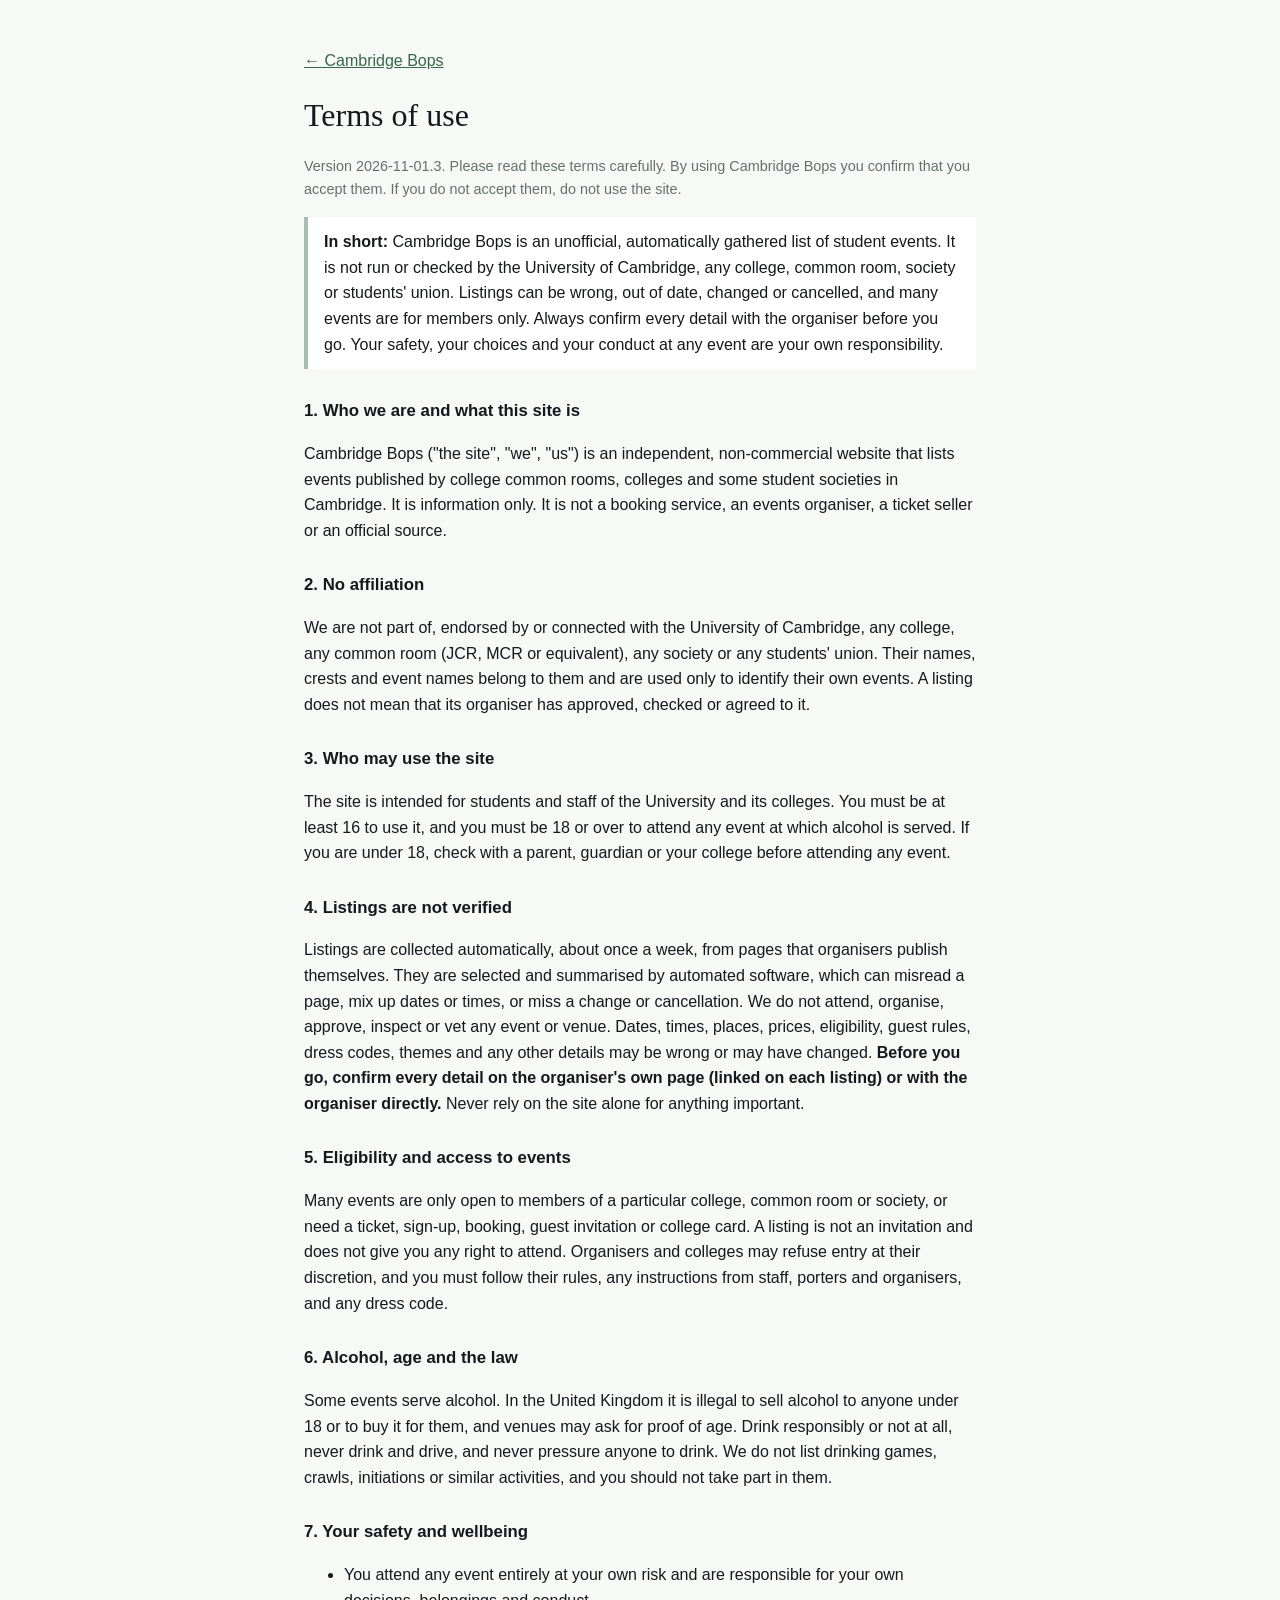
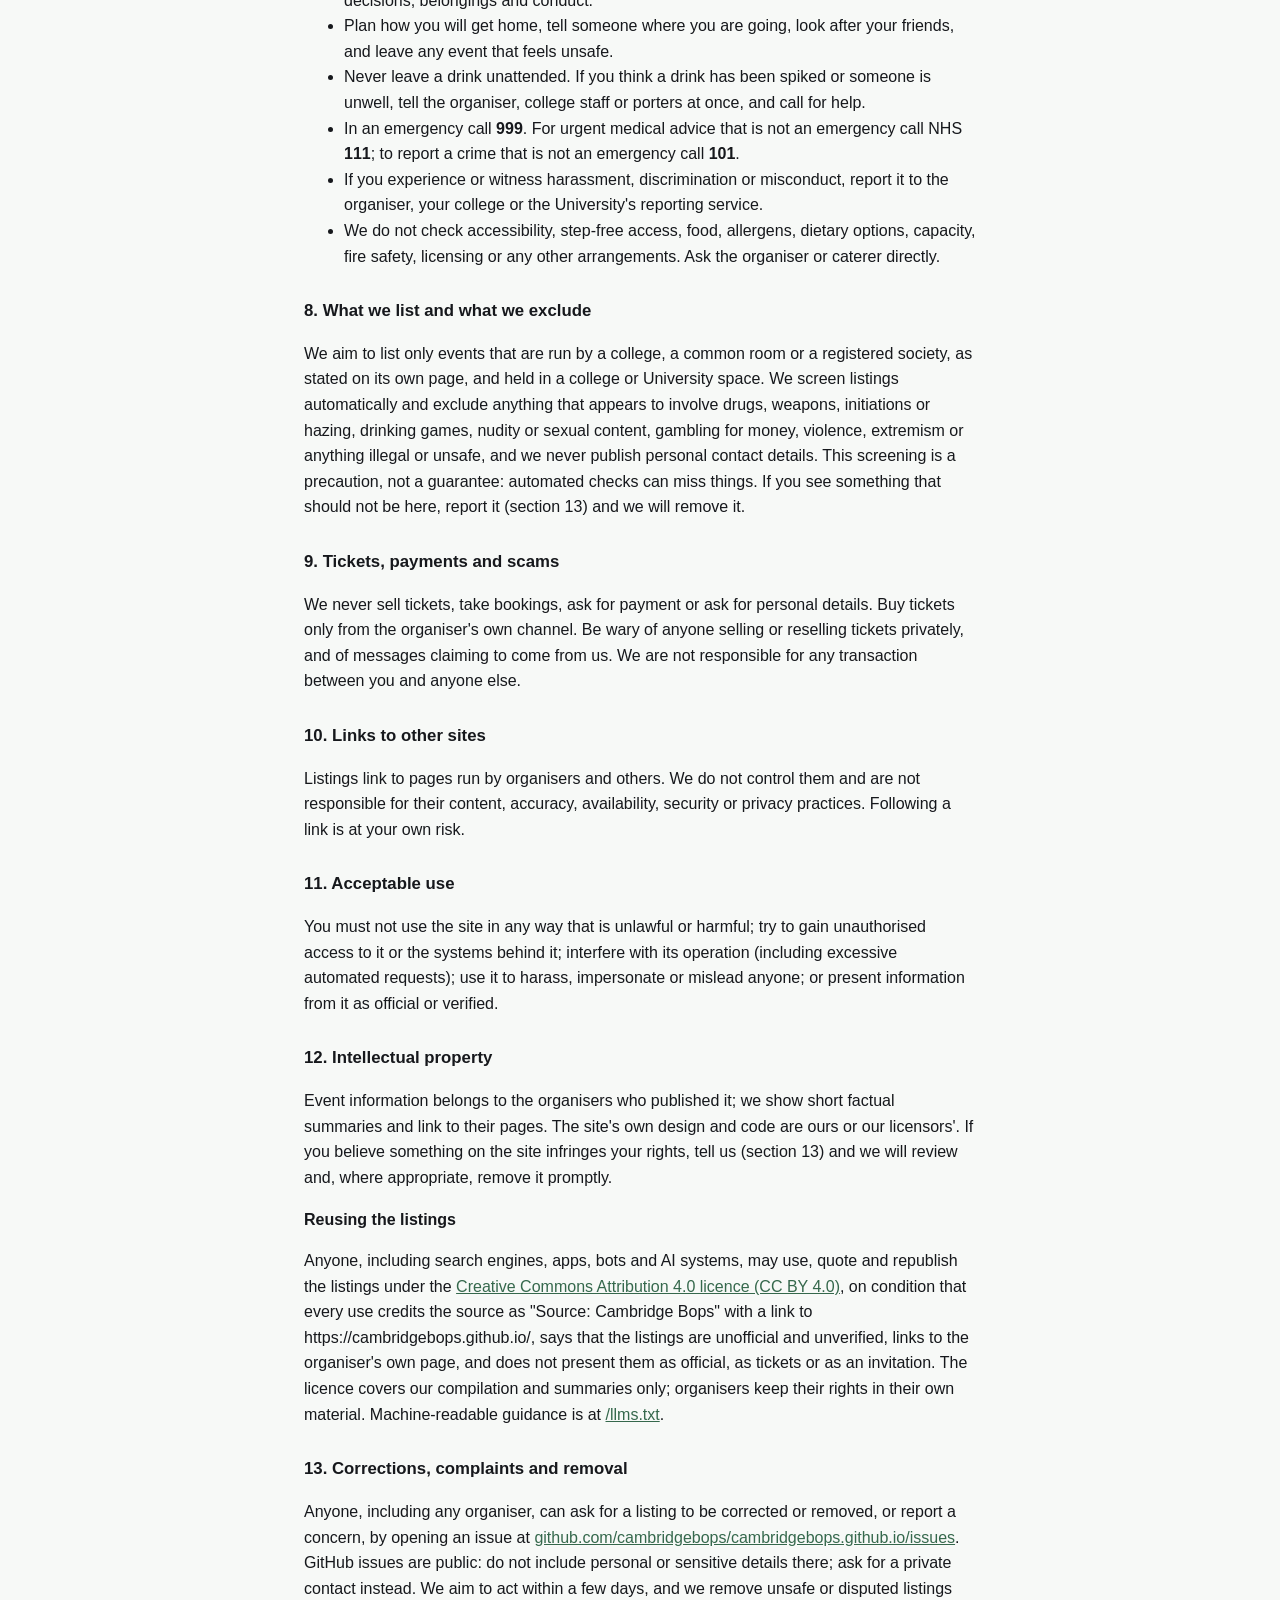
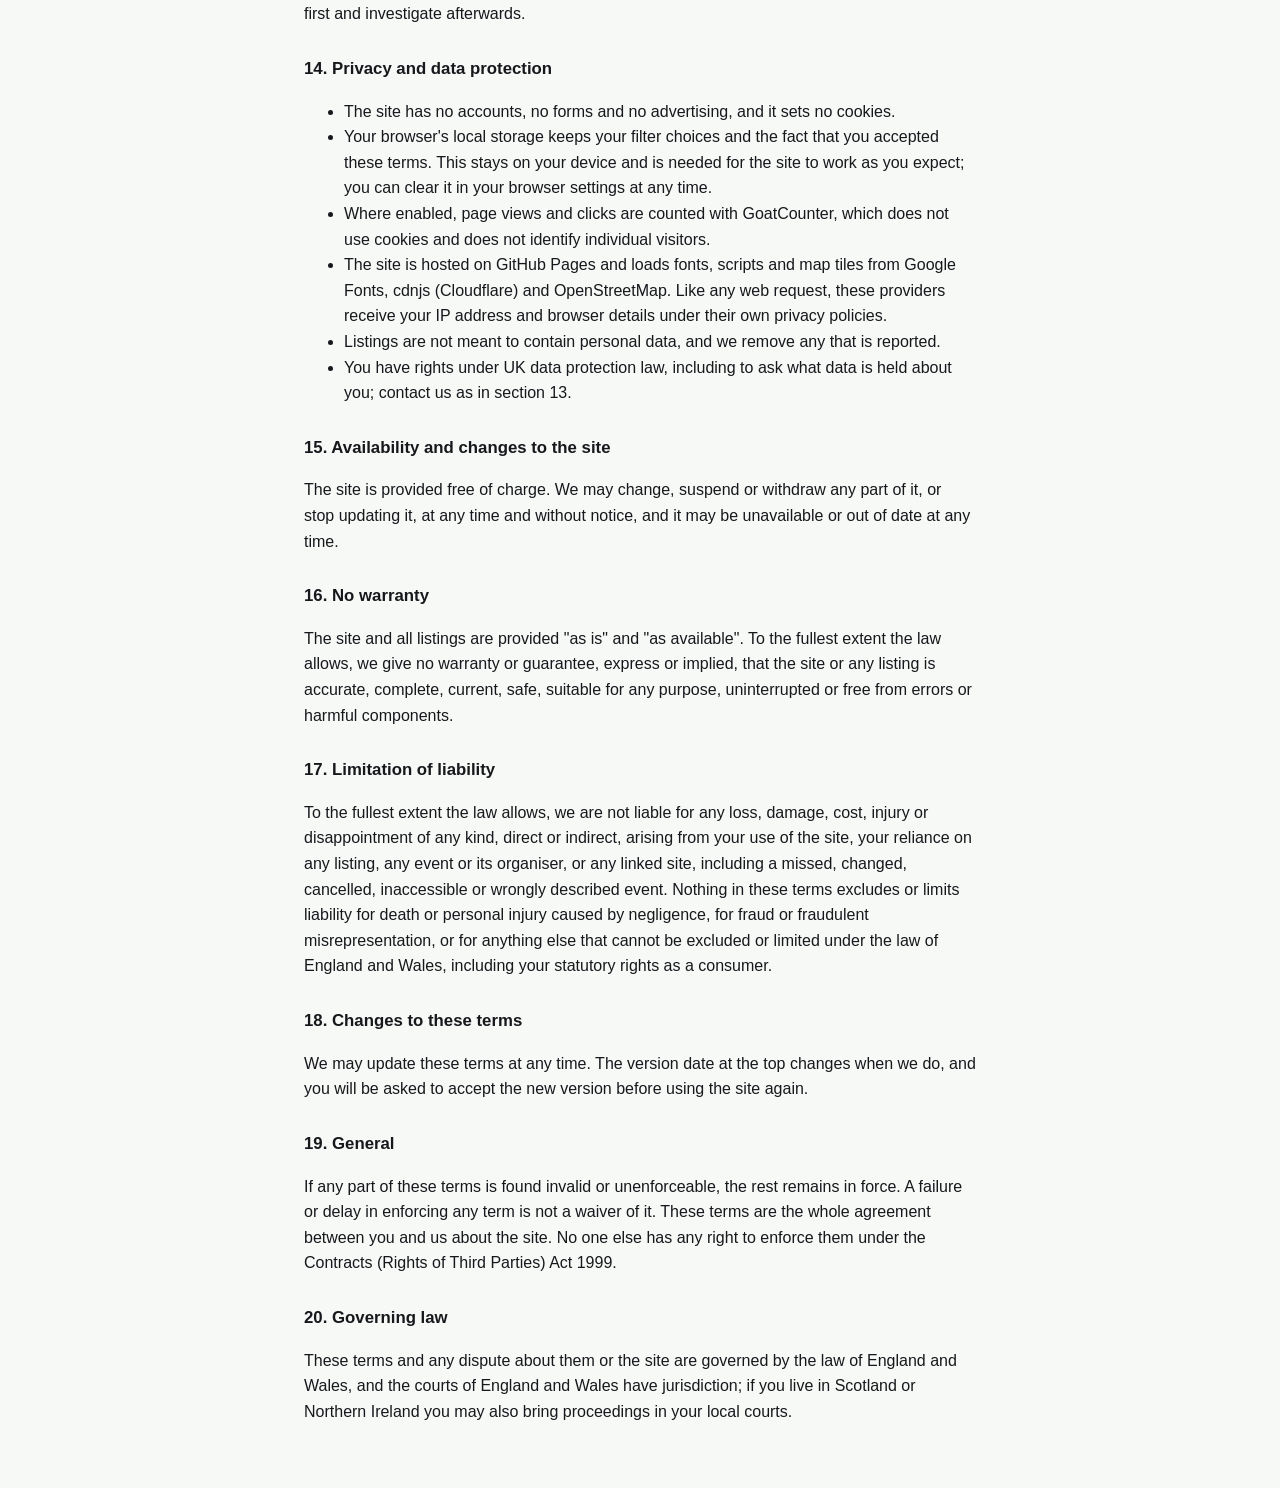
<file: docs/terms/index.html>
<!doctype html>
<html lang="en-GB">
<head>
<meta charset="utf-8">
<meta name="viewport" content="width=device-width, initial-scale=1">
<meta name="color-scheme" content="light only">
<meta http-equiv="Content-Security-Policy" content="default-src 'self'; style-src 'unsafe-inline'; base-uri 'self'; form-action 'none'">
<title>Terms of use | Cambridge Bops</title>
<meta name="description" content="Terms of use, disclaimer and privacy notice for Cambridge Bops, an unofficial listing of student events.">
<link rel="canonical" href="https://cambridgebops.github.io/terms/">
<style>
body { margin: 0; background: #F7F9F7; color: #16181C; font: 16px/1.6 "IBM Plex Sans", "Helvetica Neue", Arial, sans-serif; padding: 2rem 16px 3rem; }
main { max-width: 42rem; margin: 0 auto; }
a { color: #35684C; }
h1 { font-family: Georgia, "Times New Roman", serif; font-weight: 400; font-size: 2rem; margin: 1rem 0 .25rem; }
h2 { font-size: 1.05rem; margin: 1.8rem 0 .3rem; }
.meta { color: #677069; font-size: .9rem; }
.key { border-left: 4px solid #A3C1AD; background: #FFFFFF; padding: .75rem 1rem; }
</style>
</head>
<body>
<main>
<p><a href="/">&larr; Cambridge Bops</a></p>
<h1>Terms of use</h1>
<p class="meta">Version 2026-11-01.3. Please read these terms carefully. By using Cambridge Bops you confirm that you accept them. If you do not accept them, do not use the site.</p>

<p class="key"><strong>In short:</strong> Cambridge Bops is an unofficial, automatically gathered list of student events. It is not run or checked by the University of Cambridge, any college, common room, society or students' union. Listings can be wrong, out of date, changed or cancelled, and many events are for members only. Always confirm every detail with the organiser before you go. Your safety, your choices and your conduct at any event are your own responsibility.</p>

<h2>1. Who we are and what this site is</h2>
<p>Cambridge Bops ("the site", "we", "us") is an independent, non-commercial website that lists events published by college common rooms, colleges and some student societies in Cambridge. It is information only. It is not a booking service, an events organiser, a ticket seller or an official source.</p>

<h2>2. No affiliation</h2>
<p>We are not part of, endorsed by or connected with the University of Cambridge, any college, any common room (JCR, MCR or equivalent), any society or any students' union. Their names, crests and event names belong to them and are used only to identify their own events. A listing does not mean that its organiser has approved, checked or agreed to it.</p>

<h2>3. Who may use the site</h2>
<p>The site is intended for students and staff of the University and its colleges. You must be at least 16 to use it, and you must be 18 or over to attend any event at which alcohol is served. If you are under 18, check with a parent, guardian or your college before attending any event.</p>

<h2>4. Listings are not verified</h2>
<p>Listings are collected automatically, about once a week, from pages that organisers publish themselves. They are selected and summarised by automated software, which can misread a page, mix up dates or times, or miss a change or cancellation. We do not attend, organise, approve, inspect or vet any event or venue. Dates, times, places, prices, eligibility, guest rules, dress codes, themes and any other details may be wrong or may have changed. <strong>Before you go, confirm every detail on the organiser's own page (linked on each listing) or with the organiser directly.</strong> Never rely on the site alone for anything important.</p>

<h2>5. Eligibility and access to events</h2>
<p>Many events are only open to members of a particular college, common room or society, or need a ticket, sign-up, booking, guest invitation or college card. A listing is not an invitation and does not give you any right to attend. Organisers and colleges may refuse entry at their discretion, and you must follow their rules, any instructions from staff, porters and organisers, and any dress code.</p>

<h2>6. Alcohol, age and the law</h2>
<p>Some events serve alcohol. In the United Kingdom it is illegal to sell alcohol to anyone under 18 or to buy it for them, and venues may ask for proof of age. Drink responsibly or not at all, never drink and drive, and never pressure anyone to drink. We do not list drinking games, crawls, initiations or similar activities, and you should not take part in them.</p>

<h2>7. Your safety and wellbeing</h2>
<ul>
<li>You attend any event entirely at your own risk and are responsible for your own decisions, belongings and conduct.</li>
<li>Plan how you will get home, tell someone where you are going, look after your friends, and leave any event that feels unsafe.</li>
<li>Never leave a drink unattended. If you think a drink has been spiked or someone is unwell, tell the organiser, college staff or porters at once, and call for help.</li>
<li>In an emergency call <strong>999</strong>. For urgent medical advice that is not an emergency call NHS <strong>111</strong>; to report a crime that is not an emergency call <strong>101</strong>.</li>
<li>If you experience or witness harassment, discrimination or misconduct, report it to the organiser, your college or the University's reporting service.</li>
<li>We do not check accessibility, step-free access, food, allergens, dietary options, capacity, fire safety, licensing or any other arrangements. Ask the organiser or caterer directly.</li>
</ul>

<h2>8. What we list and what we exclude</h2>
<p>We aim to list only events that are run by a college, a common room or a registered society, as stated on its own page, and held in a college or University space. We screen listings automatically and exclude anything that appears to involve drugs, weapons, initiations or hazing, drinking games, nudity or sexual content, gambling for money, violence, extremism or anything illegal or unsafe, and we never publish personal contact details. This screening is a precaution, not a guarantee: automated checks can miss things. If you see something that should not be here, report it (section 13) and we will remove it.</p>

<h2>9. Tickets, payments and scams</h2>
<p>We never sell tickets, take bookings, ask for payment or ask for personal details. Buy tickets only from the organiser's own channel. Be wary of anyone selling or reselling tickets privately, and of messages claiming to come from us. We are not responsible for any transaction between you and anyone else.</p>

<h2>10. Links to other sites</h2>
<p>Listings link to pages run by organisers and others. We do not control them and are not responsible for their content, accuracy, availability, security or privacy practices. Following a link is at your own risk.</p>

<h2>11. Acceptable use</h2>
<p>You must not use the site in any way that is unlawful or harmful; try to gain unauthorised access to it or the systems behind it; interfere with its operation (including excessive automated requests); use it to harass, impersonate or mislead anyone; or present information from it as official or verified.</p>

<h2>12. Intellectual property</h2>
<p>Event information belongs to the organisers who published it; we show short factual summaries and link to their pages. The site's own design and code are ours or our licensors'. If you believe something on the site infringes your rights, tell us (section 13) and we will review and, where appropriate, remove it promptly.</p>

<h3 style="font-size:1rem;margin:1rem 0 .2rem">Reusing the listings</h3>
<p>Anyone, including search engines, apps, bots and AI systems, may use, quote and republish the listings under the <a href="https://creativecommons.org/licenses/by/4.0/" rel="license noopener noreferrer">Creative Commons Attribution 4.0 licence (CC BY 4.0)</a>, on condition that every use credits the source as "Source: Cambridge Bops" with a link to https://cambridgebops.github.io/, says that the listings are unofficial and unverified, links to the organiser's own page, and does not present them as official, as tickets or as an invitation. The licence covers our compilation and summaries only; organisers keep their rights in their own material. Machine-readable guidance is at <a href="/llms.txt">/llms.txt</a>.</p>

<h2>13. Corrections, complaints and removal</h2>
<p>Anyone, including any organiser, can ask for a listing to be corrected or removed, or report a concern, by opening an issue at <a href="https://github.com/cambridgebops/cambridgebops.github.io/issues" rel="noopener noreferrer">github.com/cambridgebops/cambridgebops.github.io/issues</a>. GitHub issues are public: do not include personal or sensitive details there; ask for a private contact instead. We aim to act within a few days, and we remove unsafe or disputed listings first and investigate afterwards.</p>

<h2>14. Privacy and data protection</h2>
<ul>
<li>The site has no accounts, no forms and no advertising, and it sets no cookies.</li>
<li>Your browser's local storage keeps your filter choices and the fact that you accepted these terms. This stays on your device and is needed for the site to work as you expect; you can clear it in your browser settings at any time.</li>
<li>Where enabled, page views and clicks are counted with GoatCounter, which does not use cookies and does not identify individual visitors.</li>
<li>The site is hosted on GitHub Pages and loads fonts, scripts and map tiles from Google Fonts, cdnjs (Cloudflare) and OpenStreetMap. Like any web request, these providers receive your IP address and browser details under their own privacy policies.</li>
<li>Listings are not meant to contain personal data, and we remove any that is reported.</li>
<li>You have rights under UK data protection law, including to ask what data is held about you; contact us as in section 13.</li>
</ul>

<h2>15. Availability and changes to the site</h2>
<p>The site is provided free of charge. We may change, suspend or withdraw any part of it, or stop updating it, at any time and without notice, and it may be unavailable or out of date at any time.</p>

<h2>16. No warranty</h2>
<p>The site and all listings are provided "as is" and "as available". To the fullest extent the law allows, we give no warranty or guarantee, express or implied, that the site or any listing is accurate, complete, current, safe, suitable for any purpose, uninterrupted or free from errors or harmful components.</p>

<h2>17. Limitation of liability</h2>
<p>To the fullest extent the law allows, we are not liable for any loss, damage, cost, injury or disappointment of any kind, direct or indirect, arising from your use of the site, your reliance on any listing, any event or its organiser, or any linked site, including a missed, changed, cancelled, inaccessible or wrongly described event. Nothing in these terms excludes or limits liability for death or personal injury caused by negligence, for fraud or fraudulent misrepresentation, or for anything else that cannot be excluded or limited under the law of England and Wales, including your statutory rights as a consumer.</p>

<h2>18. Changes to these terms</h2>
<p>We may update these terms at any time. The version date at the top changes when we do, and you will be asked to accept the new version before using the site again.</p>

<h2>19. General</h2>
<p>If any part of these terms is found invalid or unenforceable, the rest remains in force. A failure or delay in enforcing any term is not a waiver of it. These terms are the whole agreement between you and us about the site. No one else has any right to enforce them under the Contracts (Rights of Third Parties) Act 1999.</p>

<h2>20. Governing law</h2>
<p>These terms and any dispute about them or the site are governed by the law of England and Wales, and the courts of England and Wales have jurisdiction; if you live in Scotland or Northern Ireland you may also bring proceedings in your local courts.</p>
</main>
</body>
</html>
</file>
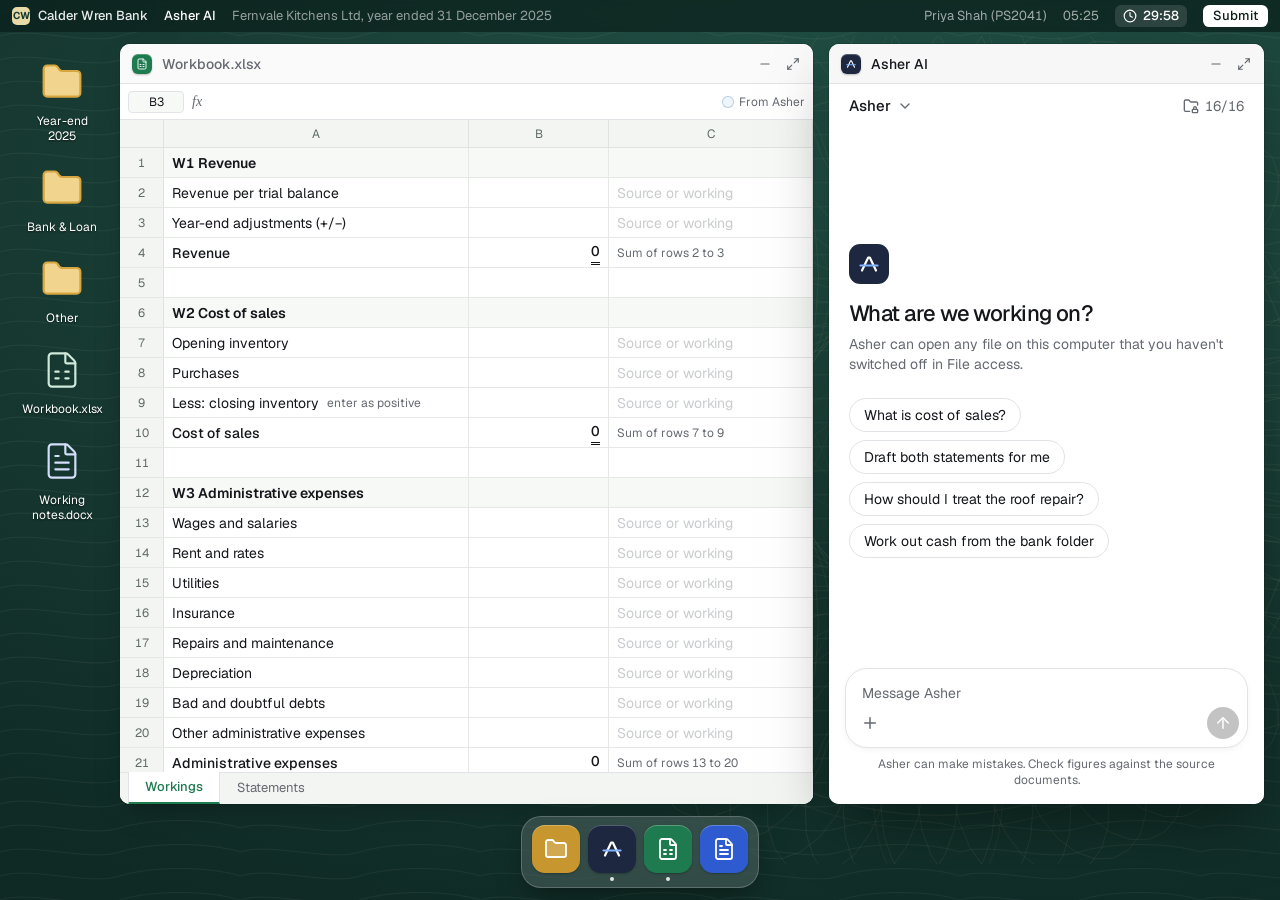
<file: docs/asher-ai/demo/index.html>
<!doctype html>
<html lang="en">
  <head>
    <meta charset="UTF-8" />
    <link rel="icon" href="data:image/svg+xml,<svg xmlns='http://www.w3.org/2000/svg' viewBox='0 0 32 32'><rect width='32' height='32' rx='7' fill='%23173a32'/><path d='M8 10h16M16 10v13' stroke='%23e8d9a8' stroke-width='3.5' stroke-linecap='round'/></svg>" />
    <meta name="viewport" content="width=device-width, initial-scale=1.0" />
    <meta name="robots" content="noindex" />
    <title>Asher AI demo exam</title>
    <!-- No sideways swipe-to-go-back while the exam is open. -->
    <style>html, body { overscroll-behavior: none; }</style>
    <script defer src="./assets/exam-CJe68Pmi.js"></script>
    <link rel="stylesheet" href="./assets/exam-DMhXLAky.css">
  </head>
  <body>
    <div id="root"></div>
  </body>
</html>
</file>
